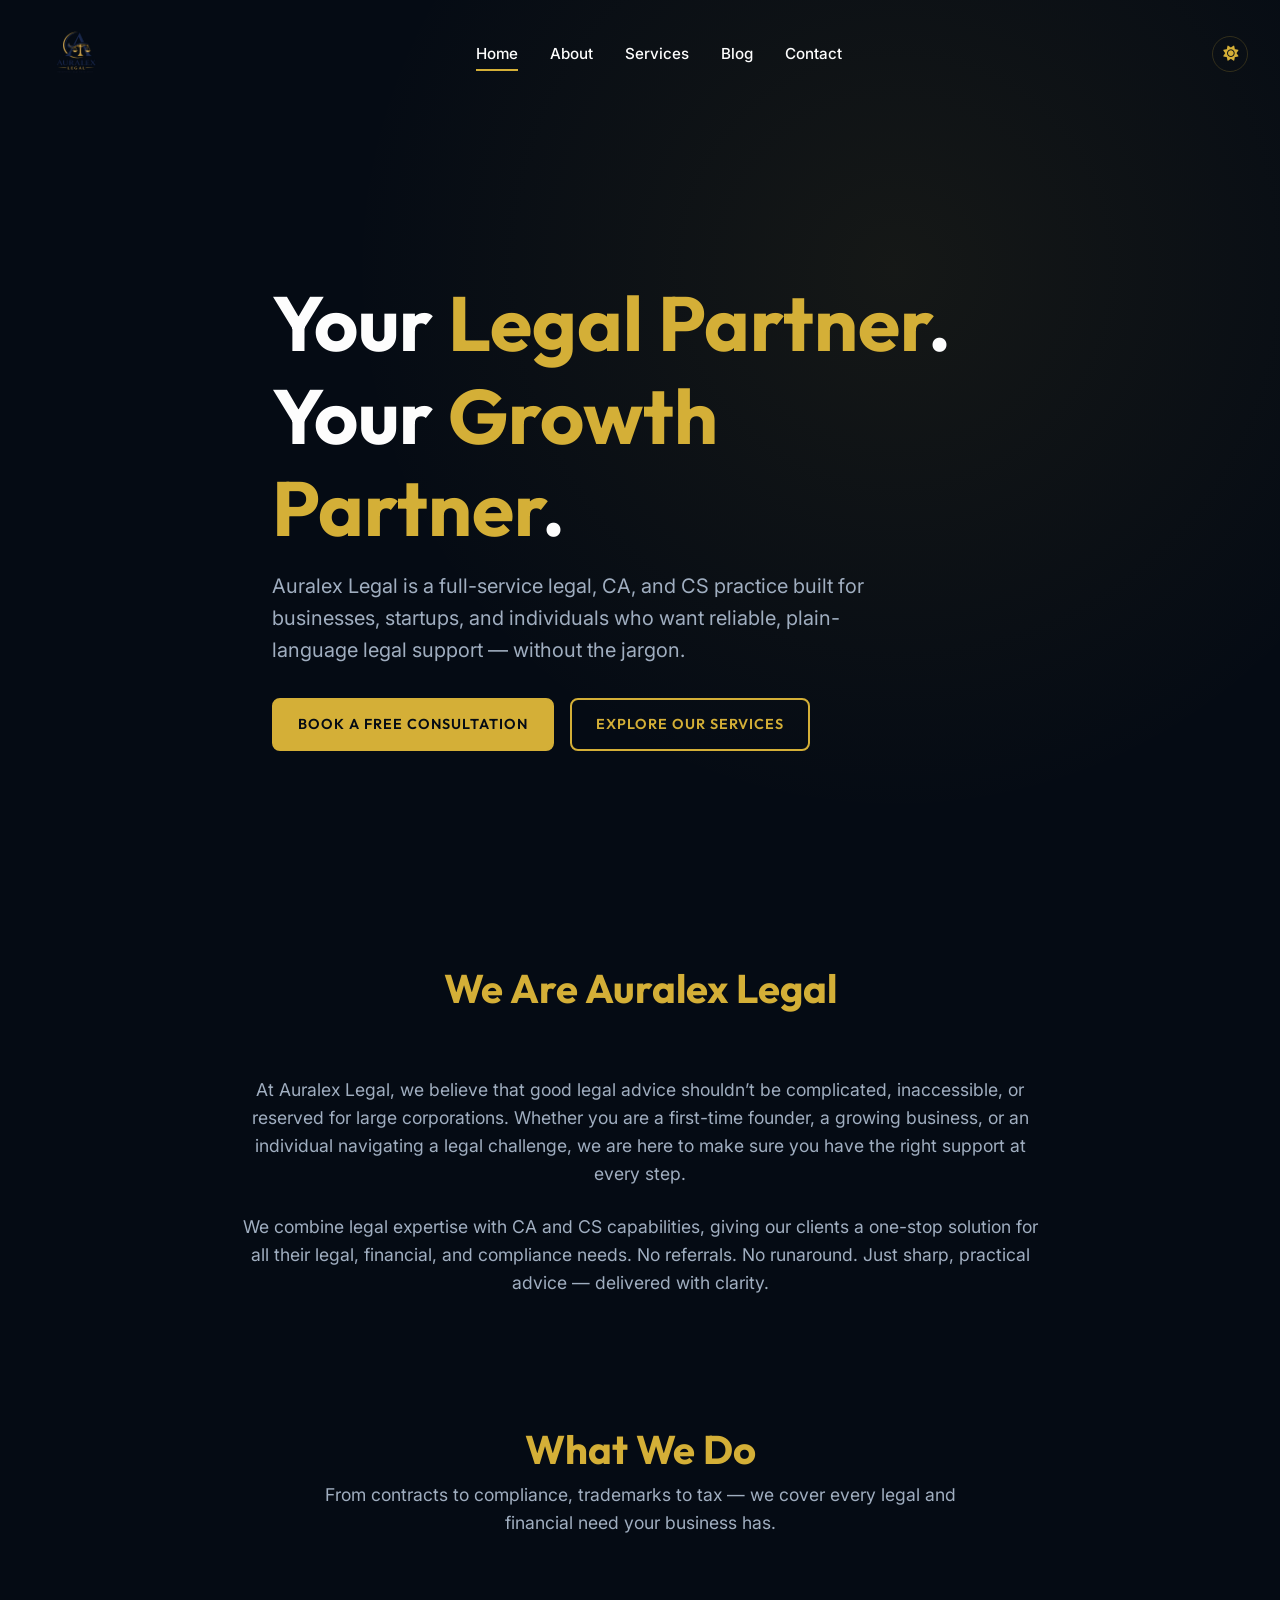
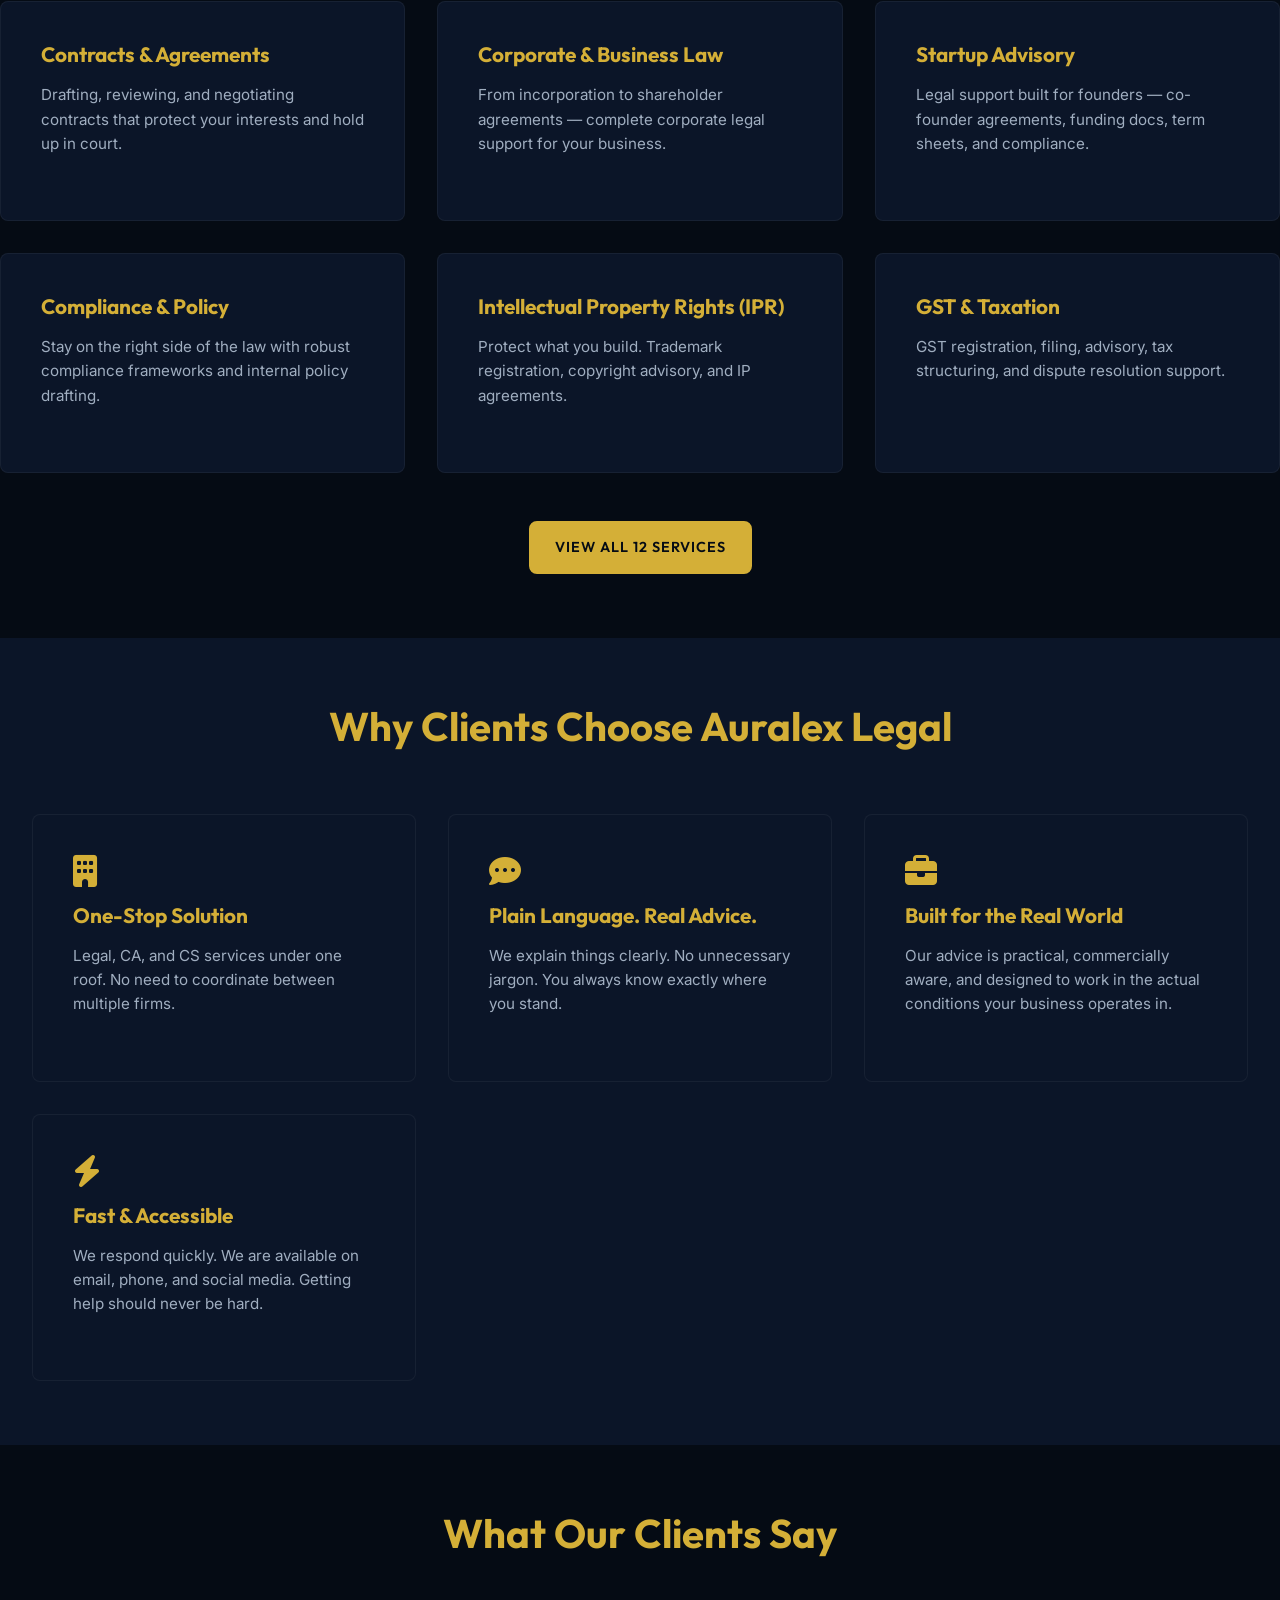
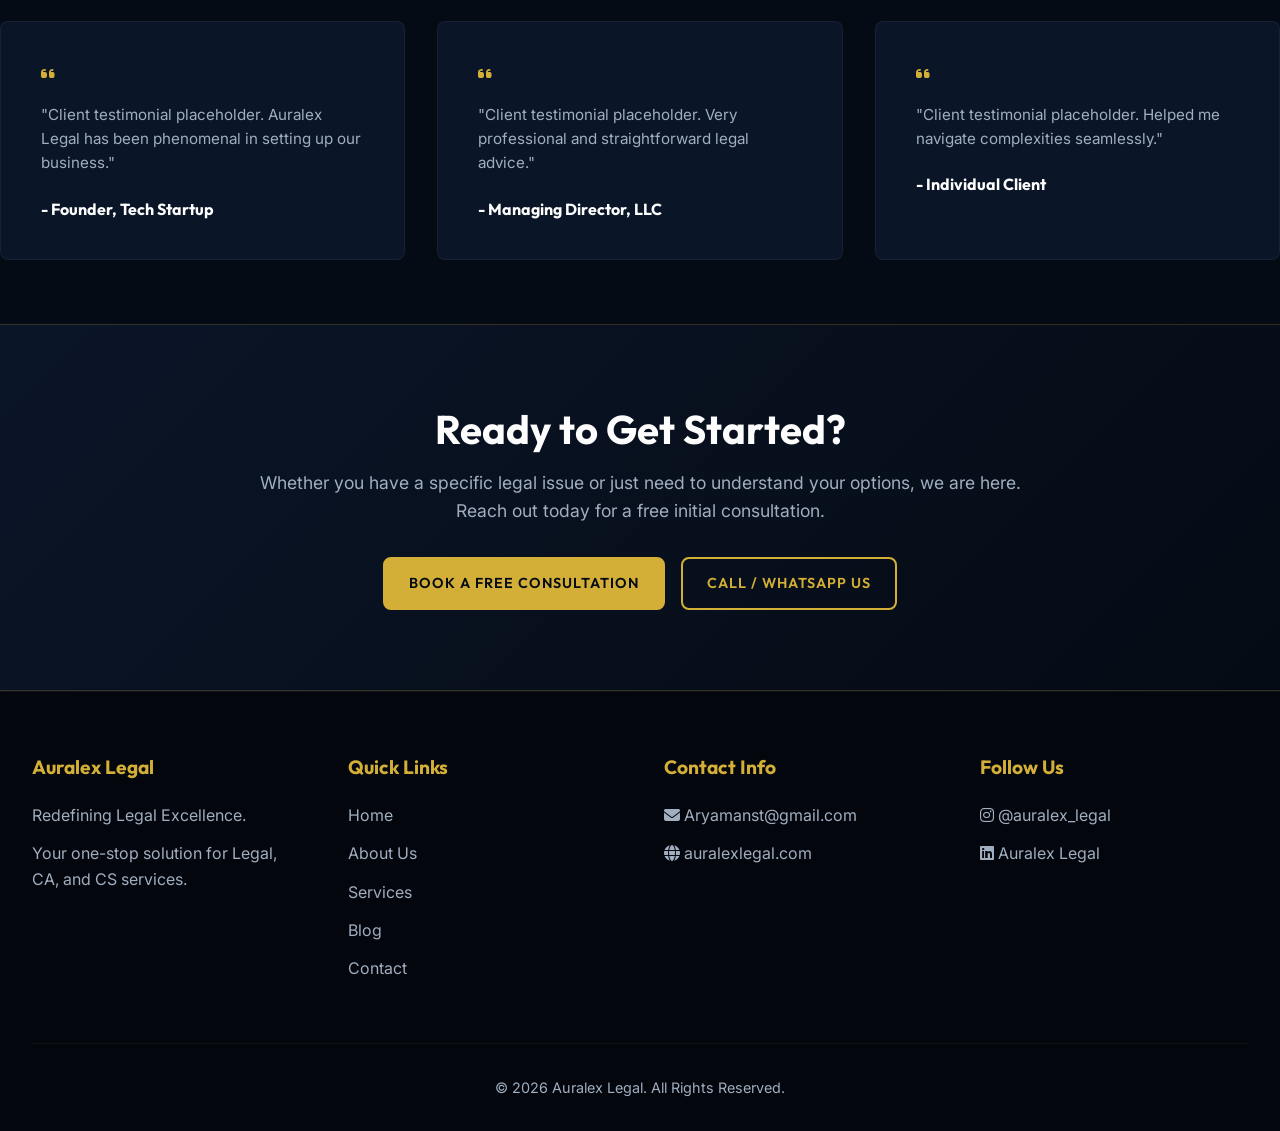
<file: index.html>
<!DOCTYPE html>
<html lang="en">

<head>
    <meta charset="UTF-8">
    <meta name="viewport" content="width=device-width, initial-scale=1.0">
    <meta name="description"
        content="Auralex Legal is a full-service legal, CA, and CS practice built for businesses, startups, and individuals who want reliable, plain-language legal support.">
    <title>Auralex Legal | Home</title>
    <!-- Favicon -->
    <link rel="icon" type="image/png" href="logo1.png">
    <!-- Fonts -->
    <link rel="preconnect" href="https://fonts.googleapis.com">
    <link rel="preconnect" href="https://fonts.gstatic.com" crossorigin>
    <link
        href="https://fonts.googleapis.com/css2?family=Inter:wght@300;400;500;600&family=Outfit:wght@400;500;600;700;800&display=swap"
        rel="stylesheet">
    <!-- FontAwesome for Icons -->
    <link rel="stylesheet" href="https://cdnjs.cloudflare.com/ajax/libs/font-awesome/6.4.0/css/all.min.css">
    <!-- CSS -->
    <link rel="stylesheet" href="styles.css">
</head>

<body>

    <!-- Header / Navbar -->
    <header class="navbar">
        <div class="container">
            <a href="index.html" class="logo"><img src="logo.png" alt="Auralex Legal Logo"
                    style="height: 60px; width: auto; vertical-align: middle;"></a>
            <nav class="nav-links">
                <a href="index.html">Home</a>
                <a href="about.html">About</a>
                <a href="services.html">Services</a>
                <a href="blog.html">Blog</a>
                <a href="contact.html">Contact</a>
            </nav>
            <div class="navbar-right">
                <button class="theme-toggle" id="themeToggle" aria-label="Toggle theme" title="Switch theme">
                    <i class="fas fa-sun"></i>
                </button>
                <div class="menu-toggle">
                    <i class="fas fa-bars"></i>
                </div>
            </div>
        </div>
    </header>

    <!-- Main Content -->
    <main>
        <!-- Hero Section -->
        <section class="hero">
            <div class="container hero-content animate-on-scroll">
                <h1 class="hero-title">Your <span>Legal Partner</span>.<br>Your <span>Growth Partner</span>.</h1>
                <p class="hero-subtitle delay-100 animate-on-scroll">Auralex Legal is a full-service legal, CA, and CS
                    practice built for businesses, startups, and individuals who want reliable, plain-language legal
                    support — without the jargon.</p>
                <div class="hero-actions delay-200 animate-on-scroll">
                    <a href="https://calendly.com/aryamanst/30min" target="_blank" class="btn btn-primary">Book a Free
                        Consultation</a>
                    <a href="services.html" class="btn btn-secondary">Explore Our Services</a>
                </div>
            </div>
        </section>

        <!-- Introduction Section -->
        <section class="section container">
            <div class="section-header animate-on-scroll">
                <h2>We Are Auralex Legal</h2>
            </div>
            <div class="animate-on-scroll" style="text-align: center; max-width: 800px; margin: 0 auto;">
                <p style="margin-bottom: 1.5rem; color: var(--text-secondary); font-size: 1.1rem;">At Auralex Legal, we
                    believe that good legal advice shouldn’t be complicated, inaccessible, or reserved for large
                    corporations. Whether you are a first-time founder, a growing business, or an individual navigating
                    a legal challenge, we are here to make sure you have the right support at every step.</p>
                <p style="color: var(--text-secondary); font-size: 1.1rem;">We combine legal expertise with CA and CS
                    capabilities, giving our clients a one-stop solution for all their legal, financial, and compliance
                    needs. No referrals. No runaround. Just sharp, practical advice — delivered with clarity.</p>
            </div>
        </section>

        <!-- Services Section -->
        <section class="section container">
            <div class="section-header animate-on-scroll">
                <h2>What We Do</h2>
                <p>From contracts to compliance, trademarks to tax — we cover every legal and financial need your
                    business has.</p>
            </div>

            <div class="grid">
                <!-- Service Tiles -->
                <div class="card animate-on-scroll">
                    <h3>Contracts & Agreements</h3>
                    <p>Drafting, reviewing, and negotiating contracts that protect your interests and hold up in court.
                    </p>
                </div>
                <div class="card animate-on-scroll delay-100">
                    <h3>Corporate & Business Law</h3>
                    <p>From incorporation to shareholder agreements — complete corporate legal support for your
                        business.</p>
                </div>
                <div class="card animate-on-scroll delay-200">
                    <h3>Startup Advisory</h3>
                    <p>Legal support built for founders — co-founder agreements, funding docs, term sheets, and
                        compliance.</p>
                </div>
                <div class="card animate-on-scroll">
                    <h3>Compliance & Policy</h3>
                    <p>Stay on the right side of the law with robust compliance frameworks and internal policy drafting.
                    </p>
                </div>
                <!-- ... showing a few, linking to services page for all -->
                <div class="card animate-on-scroll delay-100">
                    <h3>Intellectual Property Rights (IPR)</h3>
                    <p>Protect what you build. Trademark registration, copyright advisory, and IP agreements.</p>
                </div>
                <div class="card animate-on-scroll delay-200">
                    <h3>GST & Taxation</h3>
                    <p>GST registration, filing, advisory, tax structuring, and dispute resolution support.</p>
                </div>
            </div>

            <div class="animate-on-scroll" style="text-align: center; margin-top: 3rem;">
                <a href="services.html" class="btn btn-primary">View All 12 Services</a>
            </div>
        </section>

        <!-- Why Choose Us -->
        <section class="section" style="background-color: var(--surface-color);">
            <div class="container">
                <div class="section-header animate-on-scroll">
                    <h2>Why Clients Choose Auralex Legal</h2>
                </div>
                <div class="grid">
                    <div class="card animate-on-scroll">
                        <i class="fas fa-building"
                            style="font-size: 2rem; color: var(--primary-color); margin-bottom: 1rem;"></i>
                        <h3>One-Stop Solution</h3>
                        <p>Legal, CA, and CS services under one roof. No need to coordinate between multiple firms.</p>
                    </div>
                    <div class="card animate-on-scroll delay-100">
                        <i class="fas fa-comment-dots"
                            style="font-size: 2rem; color: var(--primary-color); margin-bottom: 1rem;"></i>
                        <h3>Plain Language. Real Advice.</h3>
                        <p>We explain things clearly. No unnecessary jargon. You always know exactly where you stand.
                        </p>
                    </div>
                    <div class="card animate-on-scroll delay-200">
                        <i class="fas fa-briefcase"
                            style="font-size: 2rem; color: var(--primary-color); margin-bottom: 1rem;"></i>
                        <h3>Built for the Real World</h3>
                        <p>Our advice is practical, commercially aware, and designed to work in the actual conditions
                            your business operates in.</p>
                    </div>
                    <div class="card animate-on-scroll delay-300">
                        <i class="fas fa-bolt"
                            style="font-size: 2rem; color: var(--primary-color); margin-bottom: 1rem;"></i>
                        <h3>Fast & Accessible</h3>
                        <p>We respond quickly. We are available on email, phone, and social media. Getting help should
                            never be hard.</p>
                    </div>
                </div>
            </div>
        </section>

        <!-- Testimonials Section -->
        <section class="section container">
            <div class="section-header animate-on-scroll">
                <h2>What Our Clients Say</h2>
            </div>
            <div class="grid">
                <div class="card animate-on-scroll">
                    <p style="color: var(--primary-color); margin-bottom: 1rem;"><i class="fas fa-quote-left"></i></p>
                    <p>"Client testimonial placeholder. Auralex Legal has been phenomenal in setting up our business."
                    </p>
                    <h4 style="color: var(--text-primary);">- Founder, Tech Startup</h4>
                </div>
                <div class="card animate-on-scroll delay-100">
                    <p style="color: var(--primary-color); margin-bottom: 1rem;"><i class="fas fa-quote-left"></i></p>
                    <p>"Client testimonial placeholder. Very professional and straightforward legal advice."</p>
                    <h4 style="color: var(--text-primary);">- Managing Director, LLC</h4>
                </div>
                <div class="card animate-on-scroll delay-200">
                    <p style="color: var(--primary-color); margin-bottom: 1rem;"><i class="fas fa-quote-left"></i></p>
                    <p>"Client testimonial placeholder. Helped me navigate complexities seamlessly."</p>
                    <h4 style="color: var(--text-primary);">- Individual Client</h4>
                </div>
            </div>
        </section>

        <!-- Final CTA -->
        <section class="cta-section animate-on-scroll">
            <div class="container">
                <h2>Ready to Get Started?</h2>
                <p>Whether you have a specific legal issue or just need to understand your options, we are
                    here.<br>Reach out today for a free initial consultation.</p>
                <div style="display: flex; gap: 1rem; justify-content: center; margin-top: 2rem;">
                    <a href="https://calendly.com/aryamanst/30min" target="_blank" class="btn btn-primary">Book a Free
                        Consultation</a>
                    <a href="contact.html" class="btn btn-secondary">Call / WhatsApp Us</a>
                </div>
            </div>
        </section>
    </main>

    <!-- Footer -->
    <footer>
        <div class="container">
            <div class="footer-grid">
                <div class="footer-col">
                    <h4>Auralex Legal</h4>
                    <p>Redefining Legal Excellence.</p>
                    <p>Your one-stop solution for Legal, CA, and CS services.</p>
                </div>
                <div class="footer-col">
                    <h4>Quick Links</h4>
                    <a href="index.html">Home</a>
                    <a href="about.html">About Us</a>
                    <a href="services.html">Services</a>
                    <a href="blog.html">Blog</a>
                    <a href="contact.html">Contact</a>
                </div>
                <div class="footer-col">
                    <h4>Contact Info</h4>
                    <p><i class="fas fa-envelope"></i> Aryamanst@gmail.com</p>
                    <p><i class="fas fa-globe"></i> auralexlegal.com</p>
                </div>
                <div class="footer-col">
                    <h4>Follow Us</h4>
                    <a href="https://www.instagram.com/auralex_legal?igsh=NXA5enF2NTF6anAx&utm_source=qr"
                        target="_blank"><i class="fab fa-instagram"></i> @auralex_legal</a>
                    <a href="https://www.linkedin.com/company/auralexlegal/" target="_blank"><i
                            class="fab fa-linkedin"></i> Auralex Legal</a>
                </div>
            </div>
            <div class="footer-bottom">
                <p>&copy; 2026 Auralex Legal. All Rights Reserved.</p>
            </div>
        </div>
    </footer>

    <script src="script.js"></script>
</body>

</html>
</file>
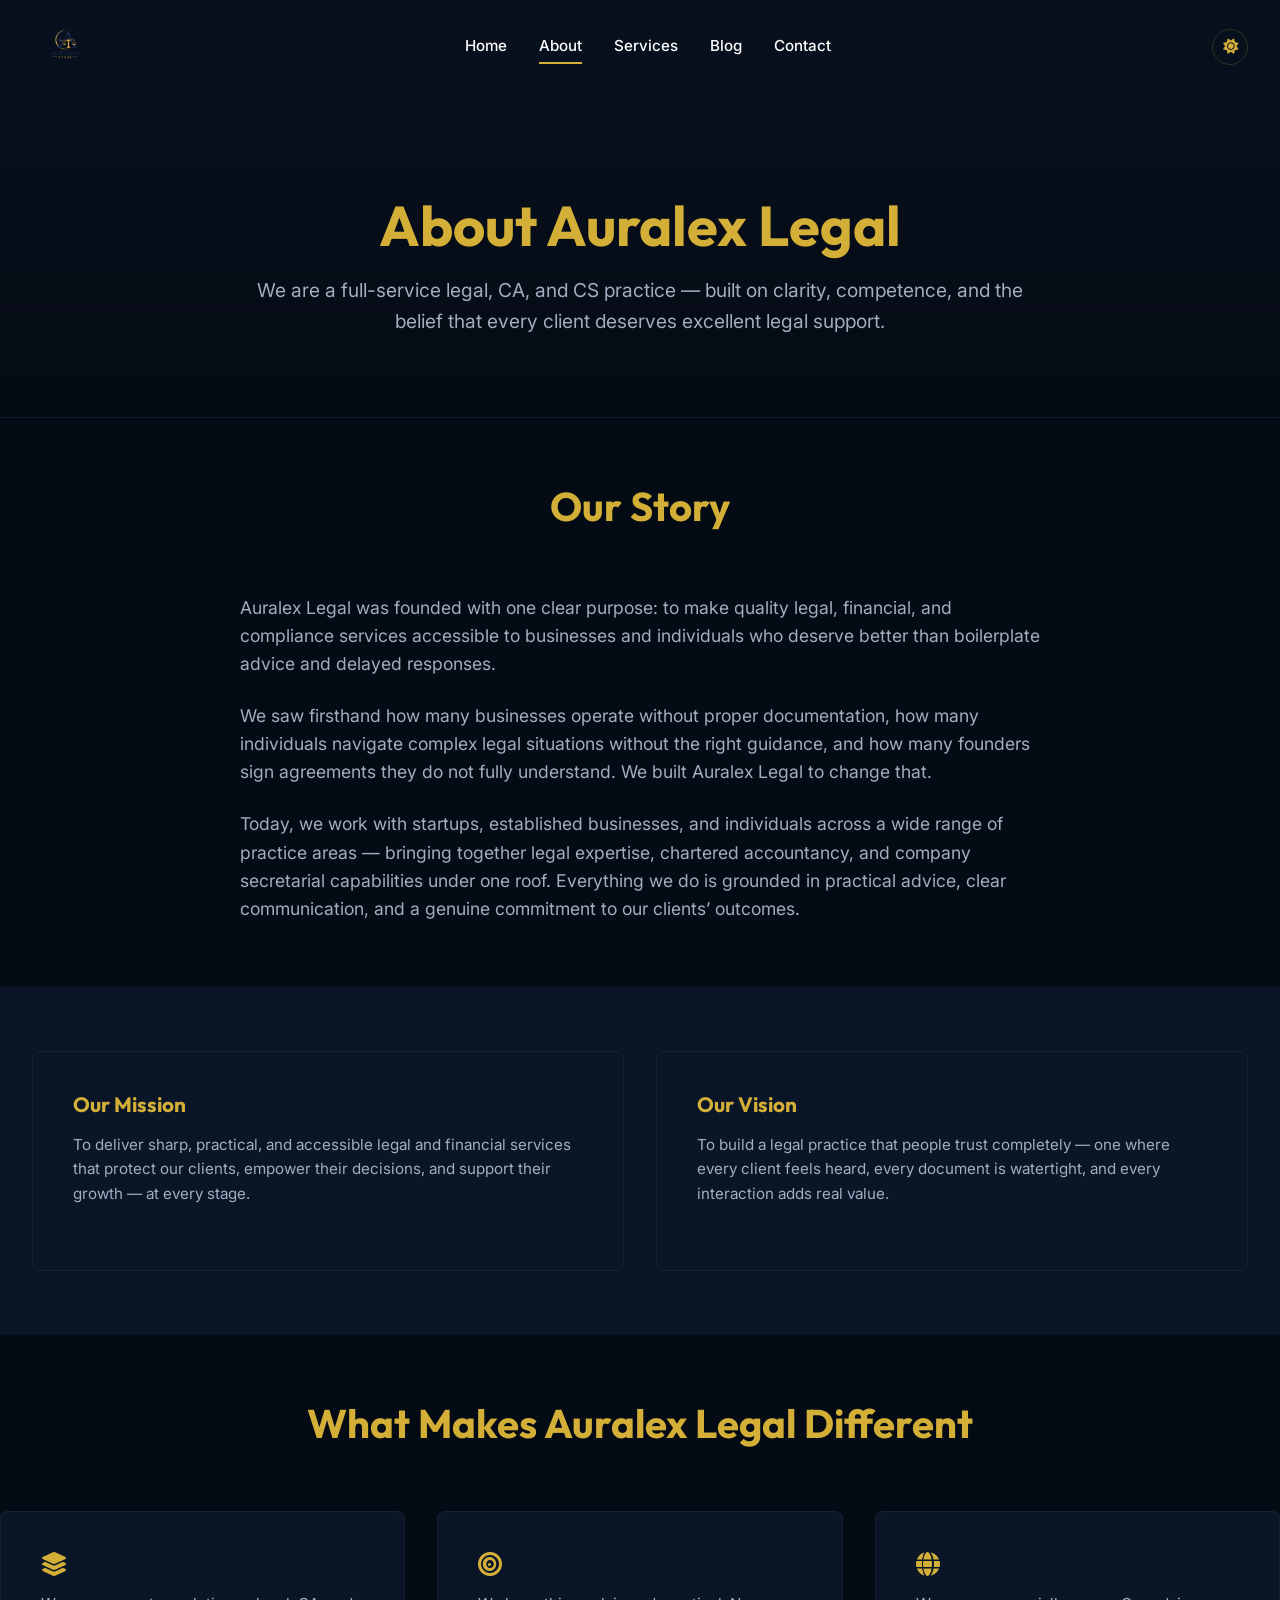
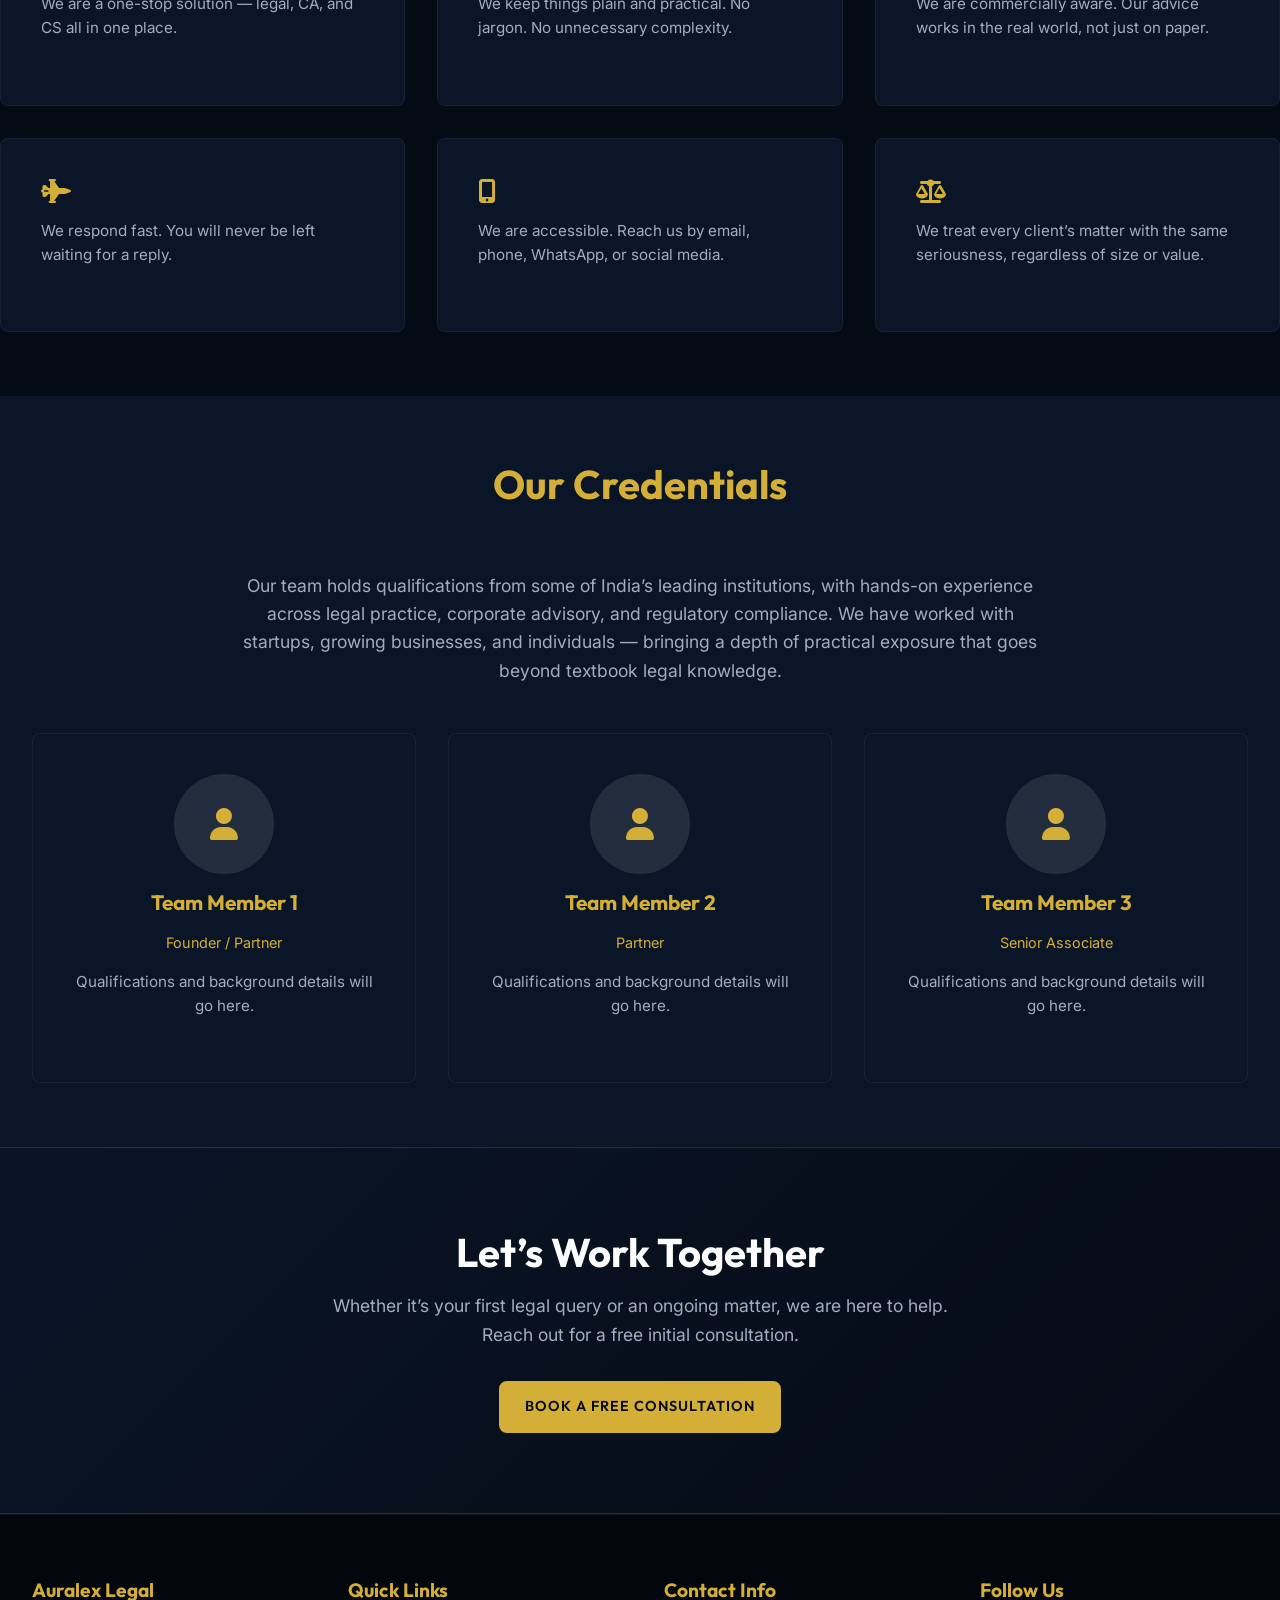
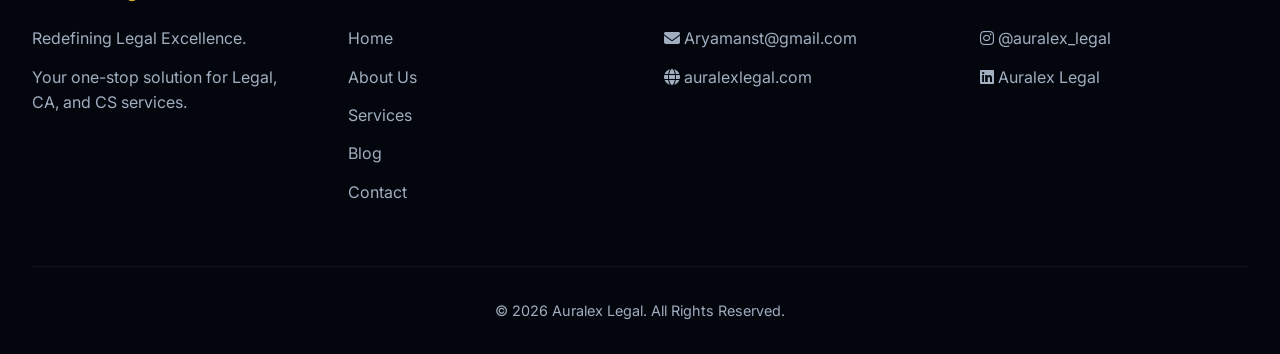
<file: about.html>
<!DOCTYPE html>
<html lang="en">
<head>
    <meta charset="UTF-8">
    <meta name="viewport" content="width=device-width, initial-scale=1.0">
    <meta name="description" content="About Auralex Legal. We are a full-service legal, CA, and CS practice built on clarity, competence, and practical advice.">
    <title>Auralex Legal | About</title>
    <!-- Favicon -->
    <link rel="icon" type="image/png" href="logo.png">
    <!-- Fonts -->
    <link rel="preconnect" href="https://fonts.googleapis.com">
    <link rel="preconnect" href="https://fonts.gstatic.com" crossorigin>
    <link href="https://fonts.googleapis.com/css2?family=Inter:wght@300;400;500;600&family=Outfit:wght@400;500;600;700;800&display=swap" rel="stylesheet">
    <!-- FontAwesome -->
    <link rel="stylesheet" href="https://cdnjs.cloudflare.com/ajax/libs/font-awesome/6.4.0/css/all.min.css">
    <!-- CSS -->
    <link rel="stylesheet" href="styles.css">
</head>
<body>

    <!-- Header / Navbar -->
    <header class="navbar">
        <div class="container">
            <a href="index.html" class="logo"><img src="logo.png" alt="Auralex Legal Logo" style="height: 45px; width: auto; vertical-align: middle;"></a>
            <nav class="nav-links">
                <a href="index.html">Home</a>
                <a href="about.html">About</a>
                <a href="services.html">Services</a>
                <a href="blog.html">Blog</a>
                <a href="contact.html">Contact</a>
            </nav>
            <div class="navbar-right">
                <button class="theme-toggle" id="themeToggle" aria-label="Toggle theme" title="Switch theme">
                    <i class="fas fa-sun"></i>
                </button>
                <div class="menu-toggle">
                    <i class="fas fa-bars"></i>
                </div>
            </div>
        </div>
    </header>

    <!-- Main Content -->
    <main>
        <!-- Hero / Banner -->
        <section class="page-intro animate-on-scroll">
            <div class="container">
                <h1>About Auralex Legal</h1>
                <p>We are a full-service legal, CA, and CS practice — built on clarity, competence, and the belief that every client deserves excellent legal support.</p>
            </div>
        </section>

        <!-- Our Story Section -->
        <section class="section container">
            <div class="section-header animate-on-scroll">
                <h2>Our Story</h2>
            </div>
            <div class="animate-on-scroll" style="max-width: 800px; margin: 0 auto; color: var(--text-secondary); font-size: 1.1rem;">
                <p style="margin-bottom: 1.5rem;">Auralex Legal was founded with one clear purpose: to make quality legal, financial, and compliance services accessible to businesses and individuals who deserve better than boilerplate advice and delayed responses.</p>
                <p style="margin-bottom: 1.5rem;">We saw firsthand how many businesses operate without proper documentation, how many individuals navigate complex legal situations without the right guidance, and how many founders sign agreements they do not fully understand. We built Auralex Legal to change that.</p>
                <p>Today, we work with startups, established businesses, and individuals across a wide range of practice areas — bringing together legal expertise, chartered accountancy, and company secretarial capabilities under one roof. Everything we do is grounded in practical advice, clear communication, and a genuine commitment to our clients’ outcomes.</p>
            </div>
        </section>

        <!-- Mission & Vision -->
        <section class="section" style="background-color: var(--surface-color);">
            <div class="container">
                <div class="grid">
                    <div class="card animate-on-scroll">
                        <h3>Our Mission</h3>
                        <p>To deliver sharp, practical, and accessible legal and financial services that protect our clients, empower their decisions, and support their growth — at every stage.</p>
                    </div>
                    <div class="card animate-on-scroll delay-100">
                        <h3>Our Vision</h3>
                        <p>To build a legal practice that people trust completely — one where every client feels heard, every document is watertight, and every interaction adds real value.</p>
                    </div>
                </div>
            </div>
        </section>

        <!-- What Makes Us Different -->
        <section class="section container">
            <div class="section-header animate-on-scroll">
                <h2>What Makes Auralex Legal Different</h2>
            </div>
            <div class="grid">
                <div class="card animate-on-scroll">
                    <i class="fas fa-layer-group" style="font-size: 1.5rem; color: var(--primary-color); margin-bottom: 1rem;"></i>
                    <p>We are a one-stop solution — legal, CA, and CS all in one place.</p>
                </div>
                <div class="card animate-on-scroll delay-100">
                    <i class="fas fa-bullseye" style="font-size: 1.5rem; color: var(--primary-color); margin-bottom: 1rem;"></i>
                    <p>We keep things plain and practical. No jargon. No unnecessary complexity.</p>
                </div>
                <div class="card animate-on-scroll delay-200">
                    <i class="fas fa-globe" style="font-size: 1.5rem; color: var(--primary-color); margin-bottom: 1rem;"></i>
                    <p>We are commercially aware. Our advice works in the real world, not just on paper.</p>
                </div>
                <div class="card animate-on-scroll delay-100">
                    <i class="fas fa-fighter-jet" style="font-size: 1.5rem; color: var(--primary-color); margin-bottom: 1rem;"></i>
                    <p>We respond fast. You will never be left waiting for a reply.</p>
                </div>
                <div class="card animate-on-scroll delay-100">
                    <i class="fas fa-mobile-alt" style="font-size: 1.5rem; color: var(--primary-color); margin-bottom: 1rem;"></i>
                    <p>We are accessible. Reach us by email, phone, WhatsApp, or social media.</p>
                </div>
                <div class="card animate-on-scroll delay-100">
                    <i class="fas fa-balance-scale" style="font-size: 1.5rem; color: var(--primary-color); margin-bottom: 1rem;"></i>
                    <p>We treat every client’s matter with the same seriousness, regardless of size or value.</p>
                </div>
            </div>
        </section>

        <!-- Credentials Section -->
        <section class="section" style="background-color: var(--surface-color);">
            <div class="container animate-on-scroll" style="text-align: center;">
                <div class="section-header">
                    <h2>Our Credentials</h2>
                </div>
                <p style="color: var(--text-secondary); max-width: 800px; margin: 0 auto 3rem; font-size: 1.1rem;">Our team holds qualifications from some of India’s leading institutions, with hands-on experience across legal practice, corporate advisory, and regulatory compliance. We have worked with startups, growing businesses, and individuals — bringing a depth of practical exposure that goes beyond textbook legal knowledge.</p>
                
                <!-- Placeholder for team members -->
                <div class="grid">
                    <div class="card animate-on-scroll">
                        <div style="width: 100px; height: 100px; border-radius: 50%; background-color: rgba(255,255,255,0.1); margin: 0 auto 1rem; display: flex; align-items: center; justify-content: center;">
                            <i class="fas fa-user" style="font-size: 2rem; color: var(--primary-color);"></i>
                        </div>
                        <h3>Team Member 1</h3>
                        <p style="color: var(--primary-color); font-size: 0.9rem; margin-bottom: 1rem;">Founder / Partner</p>
                        <p>Qualifications and background details will go here.</p>
                    </div>
                    <div class="card animate-on-scroll delay-100">
                        <div style="width: 100px; height: 100px; border-radius: 50%; background-color: rgba(255,255,255,0.1); margin: 0 auto 1rem; display: flex; align-items: center; justify-content: center;">
                            <i class="fas fa-user" style="font-size: 2rem; color: var(--primary-color);"></i>
                        </div>
                        <h3>Team Member 2</h3>
                        <p style="color: var(--primary-color); font-size: 0.9rem; margin-bottom: 1rem;">Partner</p>
                        <p>Qualifications and background details will go here.</p>
                    </div>
                    <div class="card animate-on-scroll delay-200">
                        <div style="width: 100px; height: 100px; border-radius: 50%; background-color: rgba(255,255,255,0.1); margin: 0 auto 1rem; display: flex; align-items: center; justify-content: center;">
                            <i class="fas fa-user" style="font-size: 2rem; color: var(--primary-color);"></i>
                        </div>
                        <h3>Team Member 3</h3>
                        <p style="color: var(--primary-color); font-size: 0.9rem; margin-bottom: 1rem;">Senior Associate</p>
                        <p>Qualifications and background details will go here.</p>
                    </div>
                </div>
            </div>
        </section>

        <!-- CTA -->
        <section class="cta-section animate-on-scroll">
            <div class="container">
                <h2>Let’s Work Together</h2>
                <p>Whether it’s your first legal query or an ongoing matter, we are here to help.<br>Reach out for a free initial consultation.</p>
                <div style="display: flex; justify-content: center; margin-top: 2rem;">
                    <a href="https://calendly.com/aryamanst/30min" target="_blank" class="btn btn-primary">Book a Free Consultation</a>
                </div>
            </div>
        </section>
    </main>

    <!-- Footer -->
    <footer>
        <div class="container">
            <div class="footer-grid">
                <div class="footer-col">
                    <h4>Auralex Legal</h4>
                    <p>Redefining Legal Excellence.</p>
                    <p>Your one-stop solution for Legal, CA, and CS services.</p>
                </div>
                <div class="footer-col">
                    <h4>Quick Links</h4>
                    <a href="index.html">Home</a>
                    <a href="about.html">About Us</a>
                    <a href="services.html">Services</a>
                    <a href="blog.html">Blog</a>
                    <a href="contact.html">Contact</a>
                </div>
                <div class="footer-col">
                    <h4>Contact Info</h4>
                    <p><i class="fas fa-envelope"></i> Aryamanst@gmail.com</p>
                    <p><i class="fas fa-globe"></i> auralexlegal.com</p>
                </div>
                <div class="footer-col">
                    <h4>Follow Us</h4>
                    <a href="https://www.instagram.com/auralex_legal?igsh=NXA5enF2NTF6anAx&utm_source=qr" target="_blank"><i class="fab fa-instagram"></i> @auralex_legal</a>
                    <a href="https://www.linkedin.com/company/auralexlegal/" target="_blank"><i class="fab fa-linkedin"></i> Auralex Legal</a>
                </div>
            </div>
            <div class="footer-bottom">
                <p>&copy; 2026 Auralex Legal. All Rights Reserved.</p>
            </div>
        </div>
    </footer>

    <script src="script.js"></script>
</body>
</html>
</file>
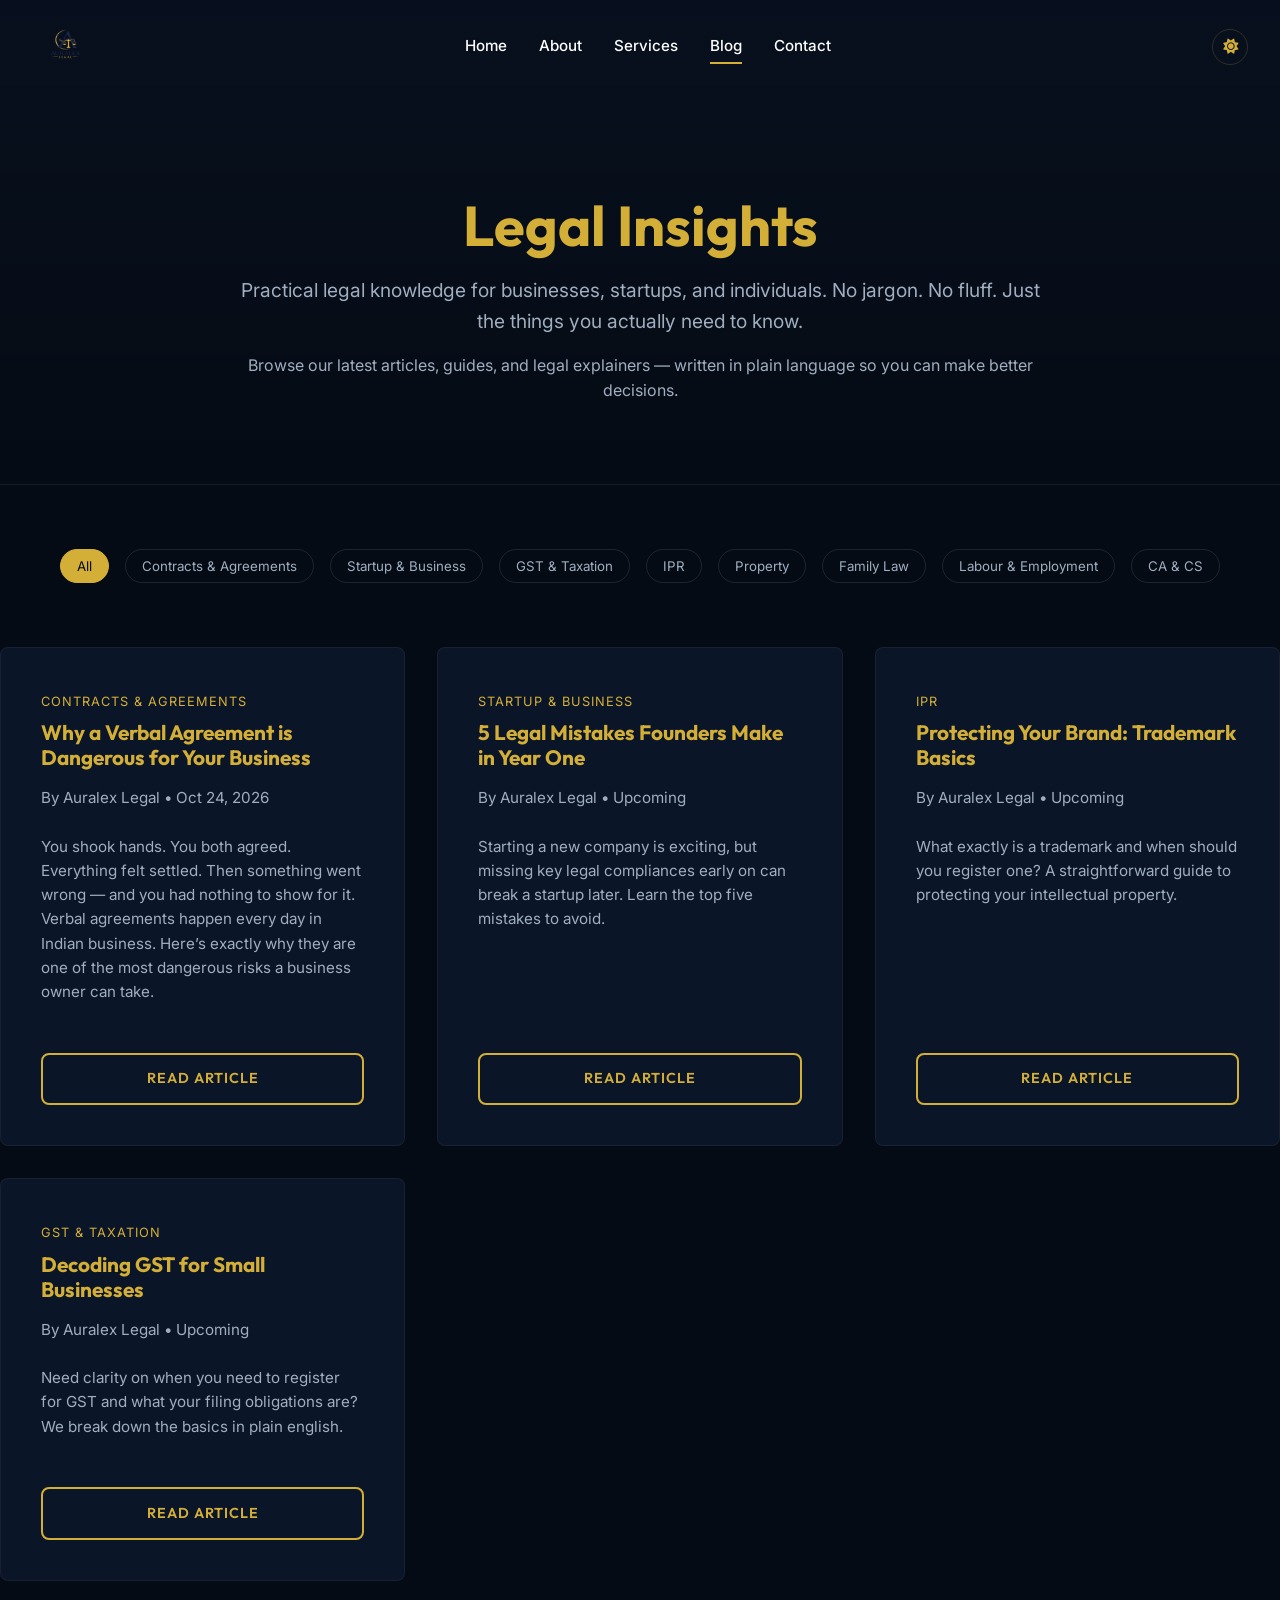
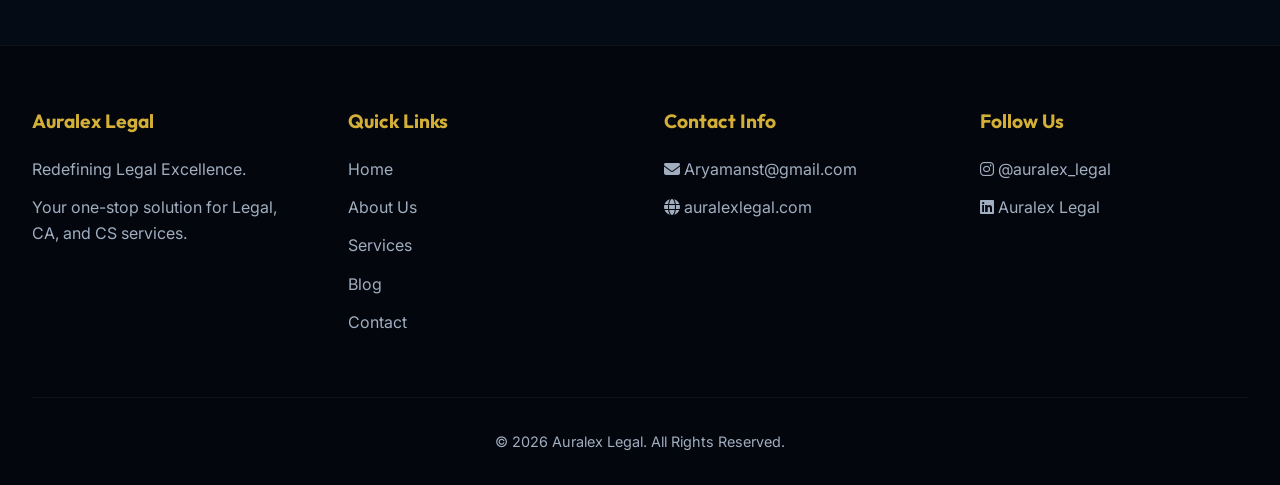
<file: blog.html>
<!DOCTYPE html>
<html lang="en">
<head>
    <meta charset="UTF-8">
    <meta name="viewport" content="width=device-width, initial-scale=1.0">
    <meta name="description" content="Legal Insights by Auralex Legal. Practical legal knowledge for businesses, startups, and individuals.">
    <title>Auralex Legal | Blog</title>
    <!-- Favicon -->
    <link rel="icon" type="image/png" href="logo.png">
    <!-- Fonts -->
    <link rel="preconnect" href="https://fonts.googleapis.com">
    <link rel="preconnect" href="https://fonts.gstatic.com" crossorigin>
    <link href="https://fonts.googleapis.com/css2?family=Inter:wght@300;400;500;600&family=Outfit:wght@400;500;600;700;800&display=swap" rel="stylesheet">
    <!-- FontAwesome -->
    <link rel="stylesheet" href="https://cdnjs.cloudflare.com/ajax/libs/font-awesome/6.4.0/css/all.min.css">
    <!-- CSS -->
    <link rel="stylesheet" href="styles.css">
    <style>
        .filter-container {
            display: flex;
            flex-wrap: wrap;
            gap: 1rem;
            justify-content: center;
            margin-bottom: var(--spacing-xl);
        }
        .filter-btn {
            background-color: transparent;
            color: var(--text-secondary);
            border: 1px solid rgba(255, 255, 255, 0.1);
            padding: 0.5rem 1rem;
            border-radius: 20px;
            font-family: var(--font-body);
            cursor: pointer;
            transition: all var(--transition-speed);
        }
        .filter-btn:hover, .filter-btn.active {
            background-color: var(--primary-color);
            color: var(--bg-color);
            border-color: var(--primary-color);
        }
        .blog-card {
            display: flex;
            flex-direction: column;
            justify-content: space-between;
        }
        .blog-category {
            font-size: 0.8rem;
            text-transform: uppercase;
            letter-spacing: 1px;
            color: var(--primary-color);
            margin-bottom: 0.5rem;
            display: inline-block;
        }
        .blog-date {
            font-size: 0.85rem;
            color: var(--text-secondary);
            margin-bottom: 1rem;
        }
    </style>
</head>
<body>

    <!-- Header / Navbar -->
    <header class="navbar">
        <div class="container">
            <a href="index.html" class="logo"><img src="logo.png" alt="Auralex Legal Logo" style="height: 45px; width: auto; vertical-align: middle;"></a>
            <nav class="nav-links">
                <a href="index.html">Home</a>
                <a href="about.html">About</a>
                <a href="services.html">Services</a>
                <a href="blog.html">Blog</a>
                <a href="contact.html">Contact</a>
            </nav>
            <div class="navbar-right">
                <button class="theme-toggle" id="themeToggle" aria-label="Toggle theme" title="Switch theme">
                    <i class="fas fa-sun"></i>
                </button>
                <div class="menu-toggle">
                    <i class="fas fa-bars"></i>
                </div>
            </div>
        </div>
    </header>

    <!-- Main Content -->
    <main>
        <!-- Page Intro -->
        <section class="page-intro animate-on-scroll">
            <div class="container">
                <h1>Legal Insights</h1>
                <p>Practical legal knowledge for businesses, startups, and individuals. No jargon. No fluff. Just the things you actually need to know.</p>
                <p style="margin-top: 1rem; font-size: 1rem; color: var(--text-secondary);">Browse our latest articles, guides, and legal explainers — written in plain language so you can make better decisions.</p>
            </div>
        </section>

        <!-- Blog Section -->
        <section class="section container">
            
            <!-- Category Filters -->
            <div class="filter-container animate-on-scroll">
                <button class="filter-btn active">All</button>
                <button class="filter-btn">Contracts & Agreements</button>
                <button class="filter-btn">Startup & Business</button>
                <button class="filter-btn">GST & Taxation</button>
                <button class="filter-btn">IPR</button>
                <button class="filter-btn">Property</button>
                <button class="filter-btn">Family Law</button>
                <button class="filter-btn">Labour & Employment</button>
                <button class="filter-btn">CA & CS</button>
            </div>

            <div class="grid">
                <!-- First Blog Post (Live) -->
                <div class="card blog-card animate-on-scroll">
                    <div>
                        <span class="blog-category">Contracts & Agreements</span>
                        <h3>Why a Verbal Agreement is Dangerous for Your Business</h3>
                        <p class="blog-date">By Auralex Legal &bull; Oct 24, 2026</p>
                        <p>You shook hands. You both agreed. Everything felt settled. Then something went wrong — and you had nothing to show for it. Verbal agreements happen every day in Indian business. Here’s exactly why they are one of the most dangerous risks a business owner can take.</p>
                    </div>
                    <div style="margin-top: 1.5rem;">
                        <a href="#" class="btn btn-secondary" style="width: 100%;">Read Article</a>
                    </div>
                </div>

                <!-- Placeholder Blog Post 1 -->
                <div class="card blog-card animate-on-scroll delay-100">
                    <div>
                        <span class="blog-category">Startup & Business</span>
                        <h3>5 Legal Mistakes Founders Make in Year One</h3>
                        <p class="blog-date">By Auralex Legal &bull; Upcoming</p>
                        <p>Starting a new company is exciting, but missing key legal compliances early on can break a startup later. Learn the top five mistakes to avoid.</p>
                    </div>
                    <div style="margin-top: 1.5rem;">
                        <a href="#" class="btn btn-secondary" style="width: 100%;">Read Article</a>
                    </div>
                </div>

                <!-- Placeholder Blog Post 2 -->
                <div class="card blog-card animate-on-scroll delay-200">
                    <div>
                        <span class="blog-category">IPR</span>
                        <h3>Protecting Your Brand: Trademark Basics</h3>
                        <p class="blog-date">By Auralex Legal &bull; Upcoming</p>
                        <p>What exactly is a trademark and when should you register one? A straightforward guide to protecting your intellectual property.</p>
                    </div>
                    <div style="margin-top: 1.5rem;">
                        <a href="#" class="btn btn-secondary" style="width: 100%;">Read Article</a>
                    </div>
                </div>
                
                <!-- Placeholder Blog Post 3 -->
                <div class="card blog-card animate-on-scroll delay-300">
                    <div>
                        <span class="blog-category">GST & Taxation</span>
                        <h3>Decoding GST for Small Businesses</h3>
                        <p class="blog-date">By Auralex Legal &bull; Upcoming</p>
                        <p>Need clarity on when you need to register for GST and what your filing obligations are? We break down the basics in plain english.</p>
                    </div>
                    <div style="margin-top: 1.5rem;">
                        <a href="#" class="btn btn-secondary" style="width: 100%;">Read Article</a>
                    </div>
                </div>
            </div>

        </section>
    </main>

    <!-- Footer -->
    <footer>
        <div class="container">
            <div class="footer-grid">
                <div class="footer-col">
                    <h4>Auralex Legal</h4>
                    <p>Redefining Legal Excellence.</p>
                    <p>Your one-stop solution for Legal, CA, and CS services.</p>
                </div>
                <div class="footer-col">
                    <h4>Quick Links</h4>
                    <a href="index.html">Home</a>
                    <a href="about.html">About Us</a>
                    <a href="services.html">Services</a>
                    <a href="blog.html">Blog</a>
                    <a href="contact.html">Contact</a>
                </div>
                <div class="footer-col">
                    <h4>Contact Info</h4>
                    <p><i class="fas fa-envelope"></i> Aryamanst@gmail.com</p>
                    <p><i class="fas fa-globe"></i> auralexlegal.com</p>
                </div>
                <div class="footer-col">
                    <h4>Follow Us</h4>
                    <a href="https://www.instagram.com/auralex_legal?igsh=NXA5enF2NTF6anAx&utm_source=qr" target="_blank"><i class="fab fa-instagram"></i> @auralex_legal</a>
                    <a href="https://www.linkedin.com/company/auralexlegal/" target="_blank"><i class="fab fa-linkedin"></i> Auralex Legal</a>
                </div>
            </div>
            <div class="footer-bottom">
                <p>&copy; 2026 Auralex Legal. All Rights Reserved.</p>
            </div>
        </div>
    </footer>

    <script src="script.js"></script>
</body>
</html>
</file>
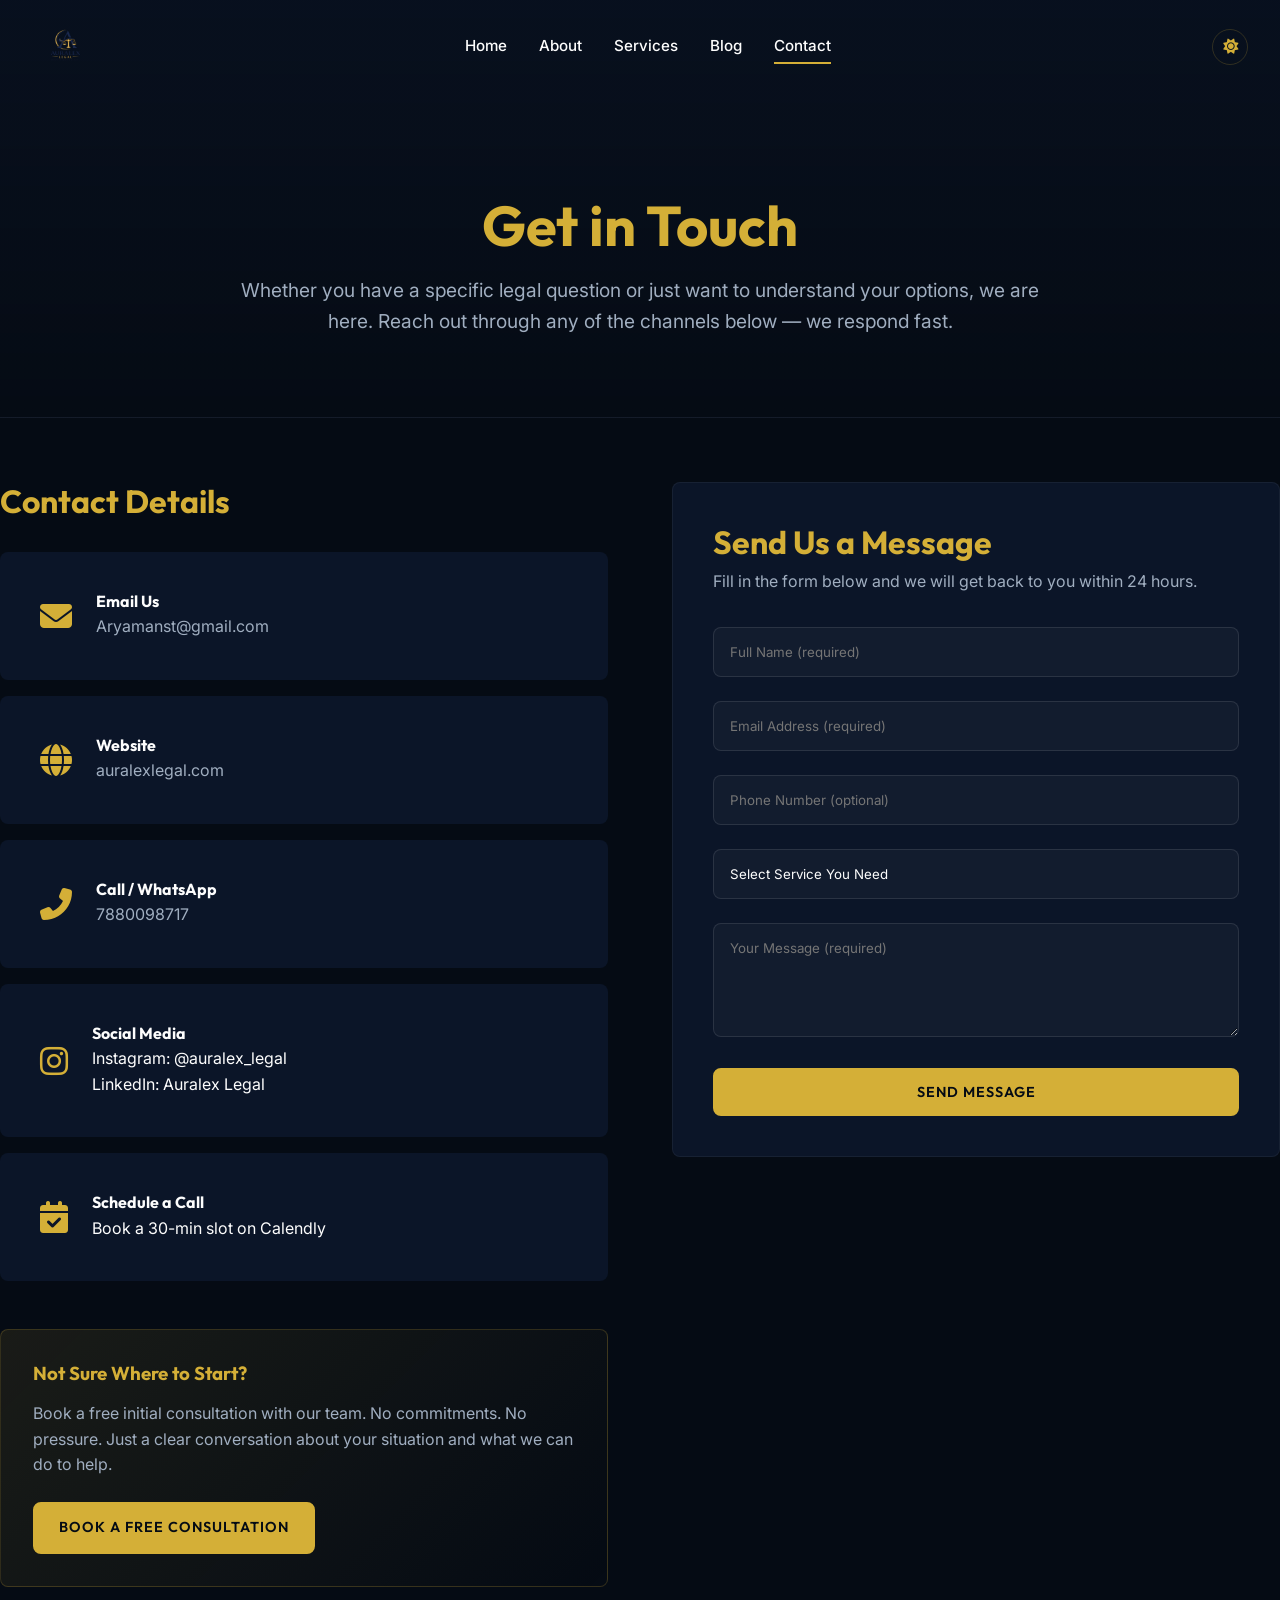
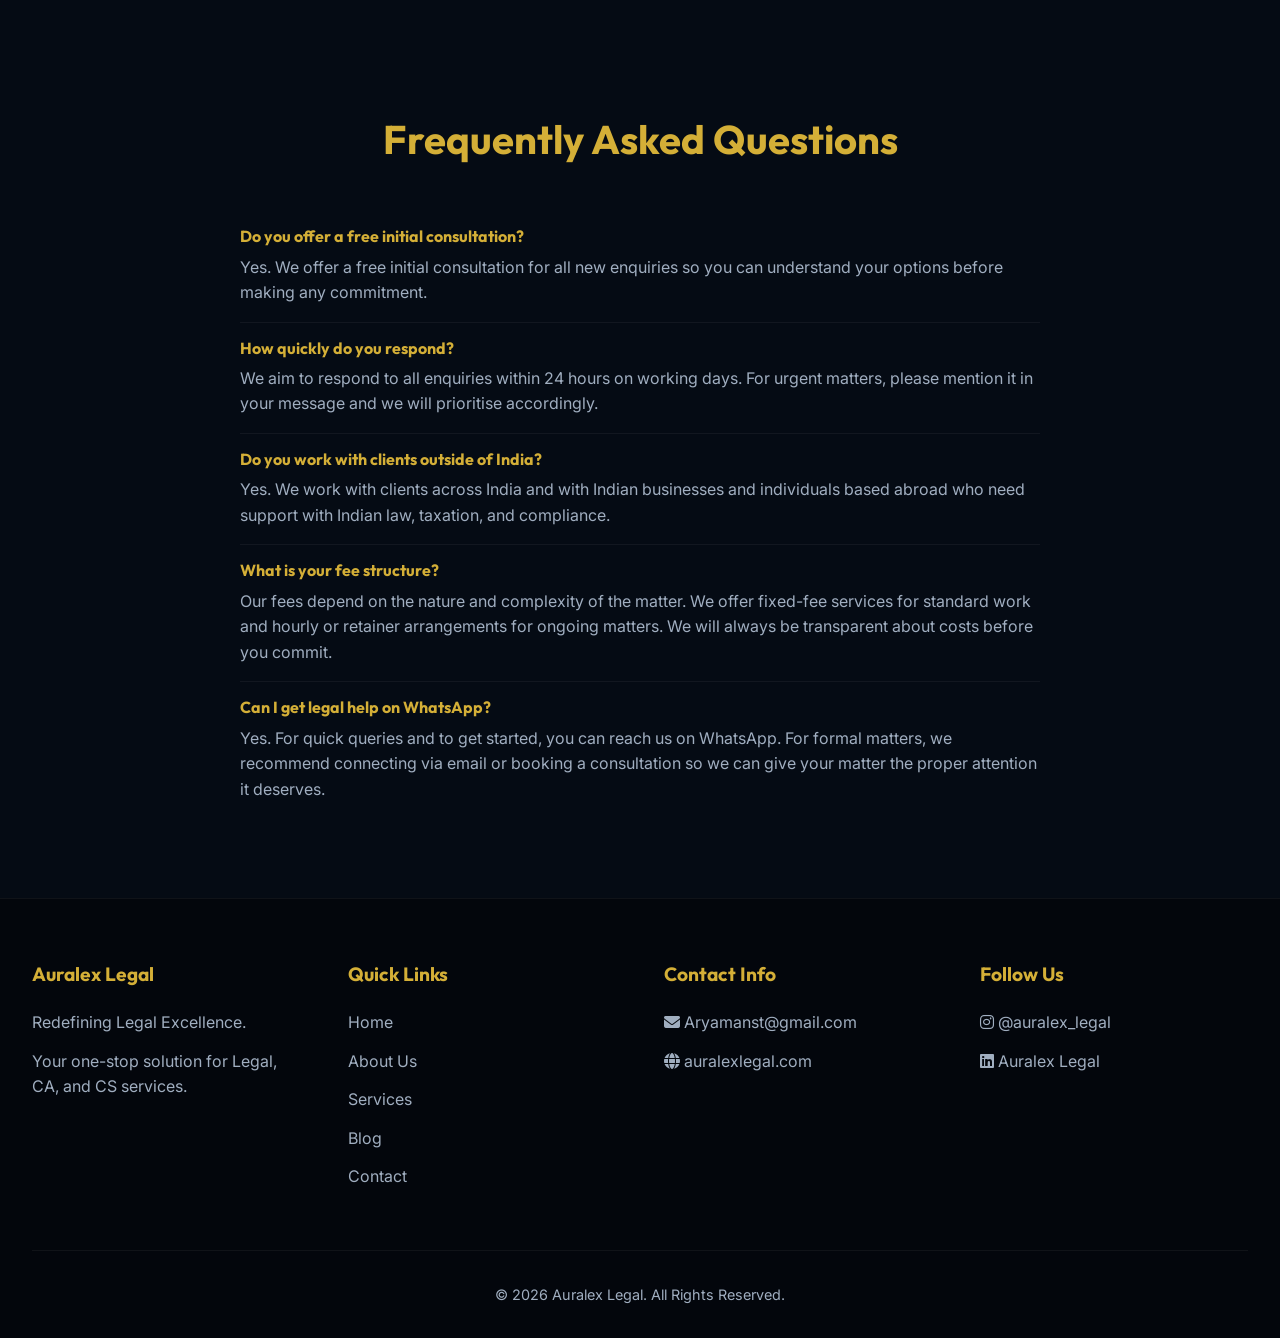
<file: contact.html>
<!DOCTYPE html>
<html lang="en">
<head>
    <meta charset="UTF-8">
    <meta name="viewport" content="width=device-width, initial-scale=1.0">
    <meta name="description" content="Contact Auralex Legal. Reach out through any of the channels below to book a free initial consultation.">
    <title>Auralex Legal | Contact</title>
    <!-- Favicon -->
    <link rel="icon" type="image/png" href="logo.png">
    <!-- Fonts -->
    <link rel="preconnect" href="https://fonts.googleapis.com">
    <link rel="preconnect" href="https://fonts.gstatic.com" crossorigin>
    <link href="https://fonts.googleapis.com/css2?family=Inter:wght@300;400;500;600&family=Outfit:wght@400;500;600;700;800&display=swap" rel="stylesheet">
    <!-- FontAwesome -->
    <link rel="stylesheet" href="https://cdnjs.cloudflare.com/ajax/libs/font-awesome/6.4.0/css/all.min.css">
    <!-- CSS -->
    <link rel="stylesheet" href="styles.css">
    <style>
        .contact-grid {
            display: grid;
            grid-template-columns: 1fr;
            gap: var(--spacing-xl);
        }
        @media (min-width: 900px) {
            .contact-grid {
                grid-template-columns: 1fr 1fr;
            }
        }
        .contact-info-card {
            background-color: var(--surface-color);
            padding: 2.5rem;
            border-radius: var(--border-radius);
            margin-bottom: var(--spacing-md);
            display: flex;
            align-items: center;
        }
        .contact-info-card i {
            font-size: 2rem;
            color: var(--primary-color);
            margin-right: 1.5rem;
        }
        .contact-info-card h4 {
            margin-bottom: 0.2rem;
            color: var(--text-primary);
        }
        .contact-info-card p {
            color: var(--text-secondary);
        }
        .faq-item {
            margin-bottom: var(--spacing-md);
            border-bottom: 1px solid rgba(255, 255, 255, 0.05);
            padding-bottom: var(--spacing-md);
        }
        .faq-item h4 {
            margin-bottom: 0.5rem;
            color: var(--primary-color);
        }
        .faq-item p {
            color: var(--text-secondary);
        }
    </style>
</head>
<body>

    <!-- Header / Navbar -->
    <header class="navbar">
        <div class="container">
            <a href="index.html" class="logo"><img src="logo.png" alt="Auralex Legal Logo" style="height: 45px; width: auto; vertical-align: middle;"></a>
            <nav class="nav-links">
                <a href="index.html">Home</a>
                <a href="about.html">About</a>
                <a href="services.html">Services</a>
                <a href="blog.html">Blog</a>
                <a href="contact.html">Contact</a>
            </nav>
            <div class="navbar-right">
                <button class="theme-toggle" id="themeToggle" aria-label="Toggle theme" title="Switch theme">
                    <i class="fas fa-sun"></i>
                </button>
                <div class="menu-toggle">
                    <i class="fas fa-bars"></i>
                </div>
            </div>
        </div>
    </header>

    <!-- Main Content -->
    <main>
        <!-- Page Intro -->
        <section class="page-intro animate-on-scroll">
            <div class="container">
                <h1>Get in Touch</h1>
                <p>Whether you have a specific legal question or just want to understand your options, we are here. Reach out through any of the channels below — we respond fast.</p>
            </div>
        </section>

        <!-- Contact Section -->
        <section class="section container">
            <div class="contact-grid">
                
                <!-- Contact Details -->
                <div class="animate-on-scroll">
                    <h2 style="font-family: var(--font-heading); color: var(--primary-color); margin-bottom: 2rem; font-size: 2rem;">Contact Details</h2>
                    
                    <div class="contact-info-card">
                        <i class="fas fa-envelope"></i>
                        <div>
                            <h4>Email Us</h4>
                            <p>Aryamanst@gmail.com</p>
                        </div>
                    </div>
                    
                    <div class="contact-info-card">
                        <i class="fas fa-globe"></i>
                        <div>
                            <h4>Website</h4>
                            <p>auralexlegal.com</p>
                        </div>
                    </div>
                    
                    <div class="contact-info-card">
                        <i class="fas fa-phone-alt"></i>
                        <div>
                            <h4>Call / WhatsApp</h4>
                            <p>7880098717</p>
                        </div>
                    </div>
                    
                    <div class="contact-info-card">
                        <i class="fab fa-instagram"></i>
                        <div>
                            <h4>Social Media</h4>
                            <p><a href="https://www.instagram.com/auralex_legal?igsh=NXA5enF2NTF6anAx&utm_source=qr" target="_blank">Instagram: @auralex_legal</a></p>
                            <p><a href="https://www.linkedin.com/company/auralexlegal/" target="_blank">LinkedIn: Auralex Legal</a></p>
                        </div>
                    </div>

                    <div class="contact-info-card">
                        <i class="fas fa-calendar-check"></i>
                        <div>
                            <h4>Schedule a Call</h4>
                            <p><a href="https://calendly.com/aryamanst/30min" target="_blank">Book a 30-min slot on Calendly</a></p>
                        </div>
                    </div>

                    <!-- Free Consultation Block inside the left column -->
                    <div style="margin-top: 3rem; background: linear-gradient(135deg, rgba(212, 175, 55, 0.1) 0%, rgba(5, 11, 20, 0) 100%); padding: 2rem; border-radius: var(--border-radius); border: 1px solid var(--border-color);">
                        <h3 style="color: var(--primary-color); margin-bottom: 1rem;">Not Sure Where to Start?</h3>
                        <p style="color: var(--text-secondary); margin-bottom: 1.5rem;">Book a free initial consultation with our team. No commitments. No pressure. Just a clear conversation about your situation and what we can do to help.</p>
                        <a href="https://calendly.com/aryamanst/30min" target="_blank" class="btn btn-primary">Book a Free Consultation</a>
                    </div>
                </div>

                <!-- Enquiry Form -->
                <div class="animate-on-scroll delay-100">
                    <div style="background-color: var(--surface-color); padding: 2.5rem; border-radius: var(--border-radius); border: 1px solid rgba(255, 255, 255, 0.05);">
                        <h2 style="font-family: var(--font-heading); color: var(--primary-color); margin-bottom: 0.5rem; font-size: 2rem;">Send Us a Message</h2>
                        <p style="color: var(--text-secondary); margin-bottom: 2rem;">Fill in the form below and we will get back to you within 24 hours.</p>
                        
                        <form action="#" method="POST">
                            <div class="form-group">
                                <label for="name" style="display: none;">Full Name</label>
                                <input type="text" id="name" name="name" class="form-control" placeholder="Full Name (required)" required>
                            </div>
                            <div class="form-group">
                                <label for="email" style="display: none;">Email Address</label>
                                <input type="email" id="email" name="email" class="form-control" placeholder="Email Address (required)" required>
                            </div>
                            <div class="form-group">
                                <label for="phone" style="display: none;">Phone Number</label>
                                <input type="tel" id="phone" name="phone" class="form-control" placeholder="Phone Number (optional)">
                            </div>
                            <div class="form-group">
                                <label for="service" style="display: none;">Service You Need</label>
                                <select id="service" name="service" class="form-control" required style="appearance: none;">
                                    <option value="" disabled selected>Select Service You Need</option>
                                    <option value="contracts">Contracts & Agreements</option>
                                    <option value="corporate">Corporate & Business Law</option>
                                    <option value="startup">Startup Advisory</option>
                                    <option value="compliance">Compliance & Policy</option>
                                    <option value="ipr">Intellectual Property Rights</option>
                                    <option value="gst">GST & Taxation</option>
                                    <option value="property">Property & Real Estate</option>
                                    <option value="litigation">Commercial Litigation Support</option>
                                    <option value="family">Family Law</option>
                                    <option value="labour">Labour & Employment Law</option>
                                    <option value="ca">CA Services</option>
                                    <option value="cs">CS Services</option>
                                    <option value="general">Not Sure / General Enquiry</option>
                                </select>
                            </div>
                            <div class="form-group">
                                <label for="message" style="display: none;">Your Message</label>
                                <textarea id="message" name="message" class="form-control" rows="5" placeholder="Your Message (required)" required></textarea>
                            </div>
                            <button type="submit" class="btn btn-primary" style="width: 100%;">Send Message</button>
                        </form>
                    </div>
                </div>

            </div>
        </section>

        <!-- FAQ Section -->
        <section class="section container animate-on-scroll">
            <div class="section-header">
                <h2>Frequently Asked Questions</h2>
            </div>
            <div style="max-width: 800px; margin: 0 auto;">
                <div class="faq-item">
                    <h4>Do you offer a free initial consultation?</h4>
                    <p>Yes. We offer a free initial consultation for all new enquiries so you can understand your options before making any commitment.</p>
                </div>
                <div class="faq-item">
                    <h4>How quickly do you respond?</h4>
                    <p>We aim to respond to all enquiries within 24 hours on working days. For urgent matters, please mention it in your message and we will prioritise accordingly.</p>
                </div>
                <div class="faq-item">
                    <h4>Do you work with clients outside of India?</h4>
                    <p>Yes. We work with clients across India and with Indian businesses and individuals based abroad who need support with Indian law, taxation, and compliance.</p>
                </div>
                <div class="faq-item">
                    <h4>What is your fee structure?</h4>
                    <p>Our fees depend on the nature and complexity of the matter. We offer fixed-fee services for standard work and hourly or retainer arrangements for ongoing matters. We will always be transparent about costs before you commit.</p>
                </div>
                <div class="faq-item" style="border-bottom: none;">
                    <h4>Can I get legal help on WhatsApp?</h4>
                    <p>Yes. For quick queries and to get started, you can reach us on WhatsApp. For formal matters, we recommend connecting via email or booking a consultation so we can give your matter the proper attention it deserves.</p>
                </div>
            </div>
        </section>

    </main>

    <!-- Footer -->
    <footer>
        <div class="container">
            <div class="footer-grid">
                <div class="footer-col">
                    <h4>Auralex Legal</h4>
                    <p>Redefining Legal Excellence.</p>
                    <p>Your one-stop solution for Legal, CA, and CS services.</p>
                </div>
                <div class="footer-col">
                    <h4>Quick Links</h4>
                    <a href="index.html">Home</a>
                    <a href="about.html">About Us</a>
                    <a href="services.html">Services</a>
                    <a href="blog.html">Blog</a>
                    <a href="contact.html">Contact</a>
                </div>
                <div class="footer-col">
                    <h4>Contact Info</h4>
                    <p><i class="fas fa-envelope"></i> Aryamanst@gmail.com</p>
                    <p><i class="fas fa-globe"></i> auralexlegal.com</p>
                </div>
                <div class="footer-col">
                    <h4>Follow Us</h4>
                    <a href="https://www.instagram.com/auralex_legal?igsh=NXA5enF2NTF6anAx&utm_source=qr" target="_blank"><i class="fab fa-instagram"></i> @auralex_legal</a>
                    <a href="https://www.linkedin.com/company/auralexlegal/" target="_blank"><i class="fab fa-linkedin"></i> Auralex Legal</a>
                </div>
            </div>
            <div class="footer-bottom">
                <p>&copy; 2026 Auralex Legal. All Rights Reserved.</p>
            </div>
        </div>
    </footer>

    <script src="script.js"></script>
</body>
</html>
</file>
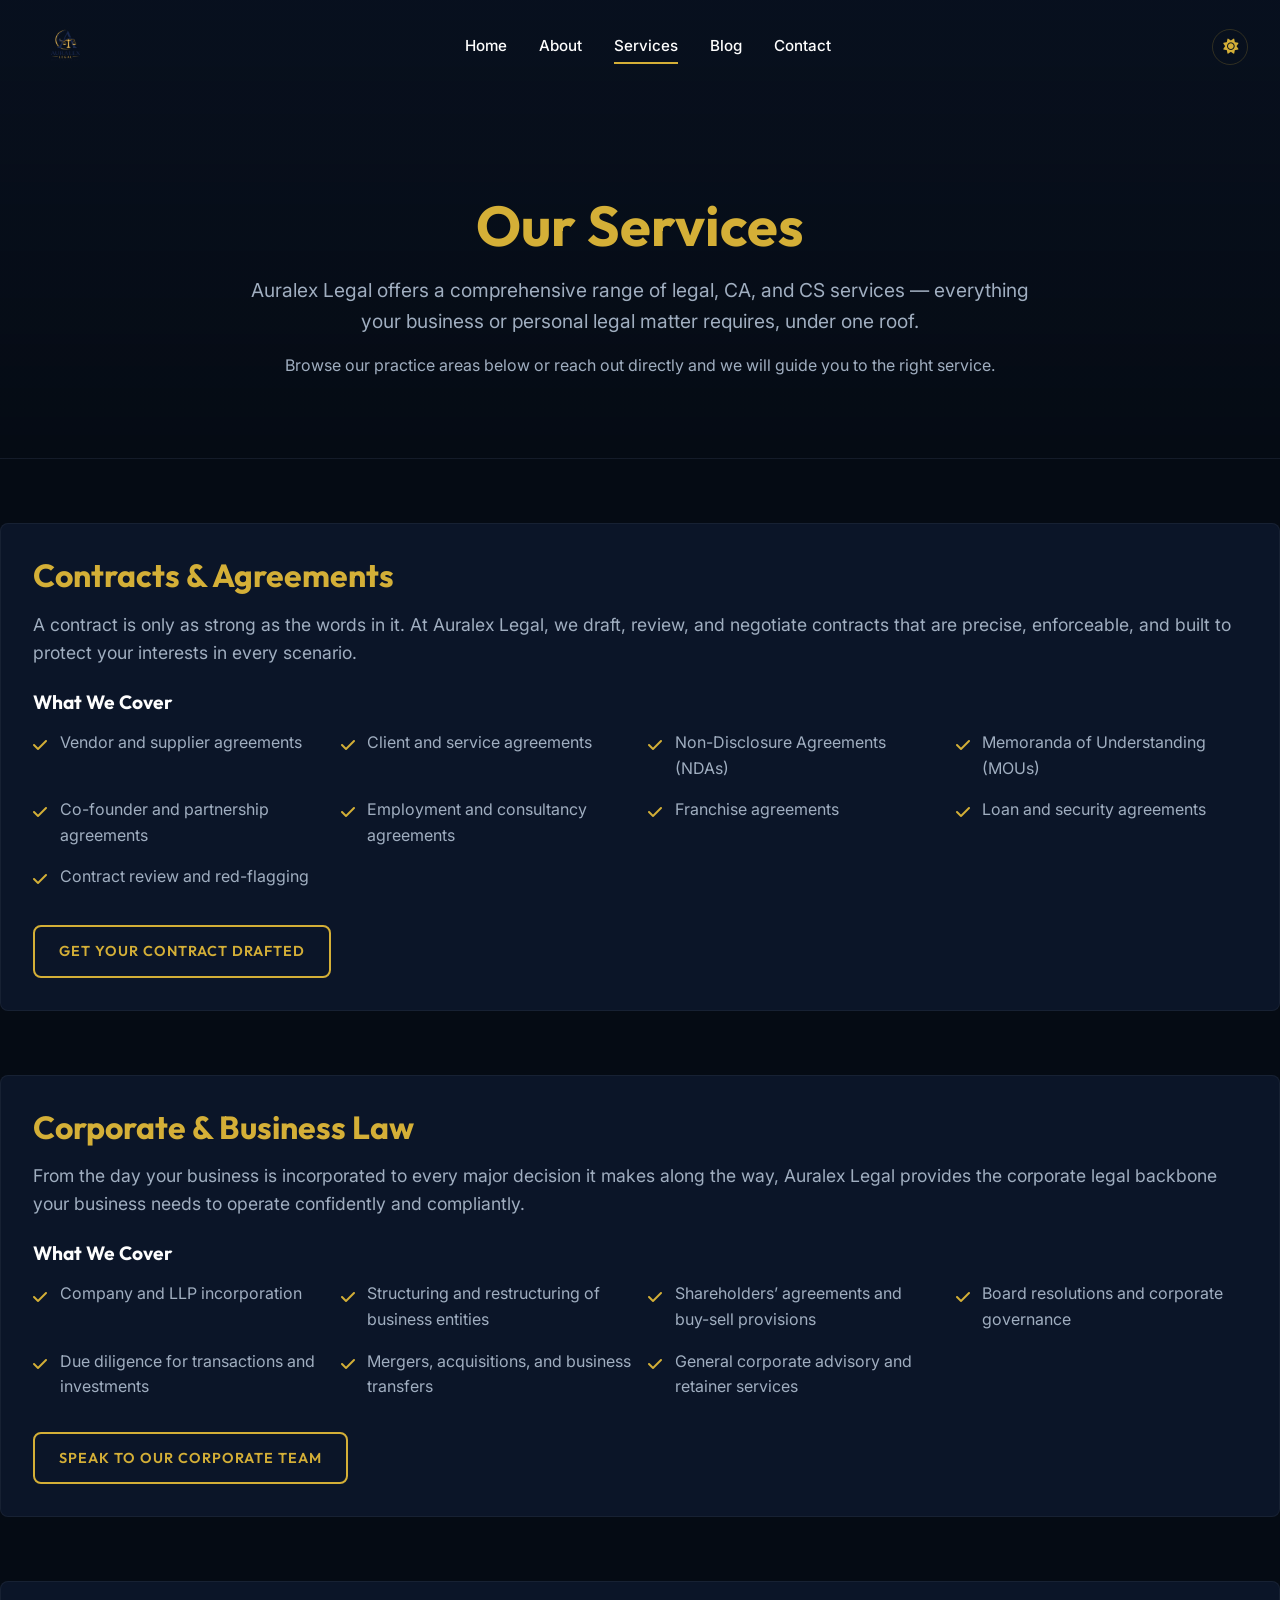
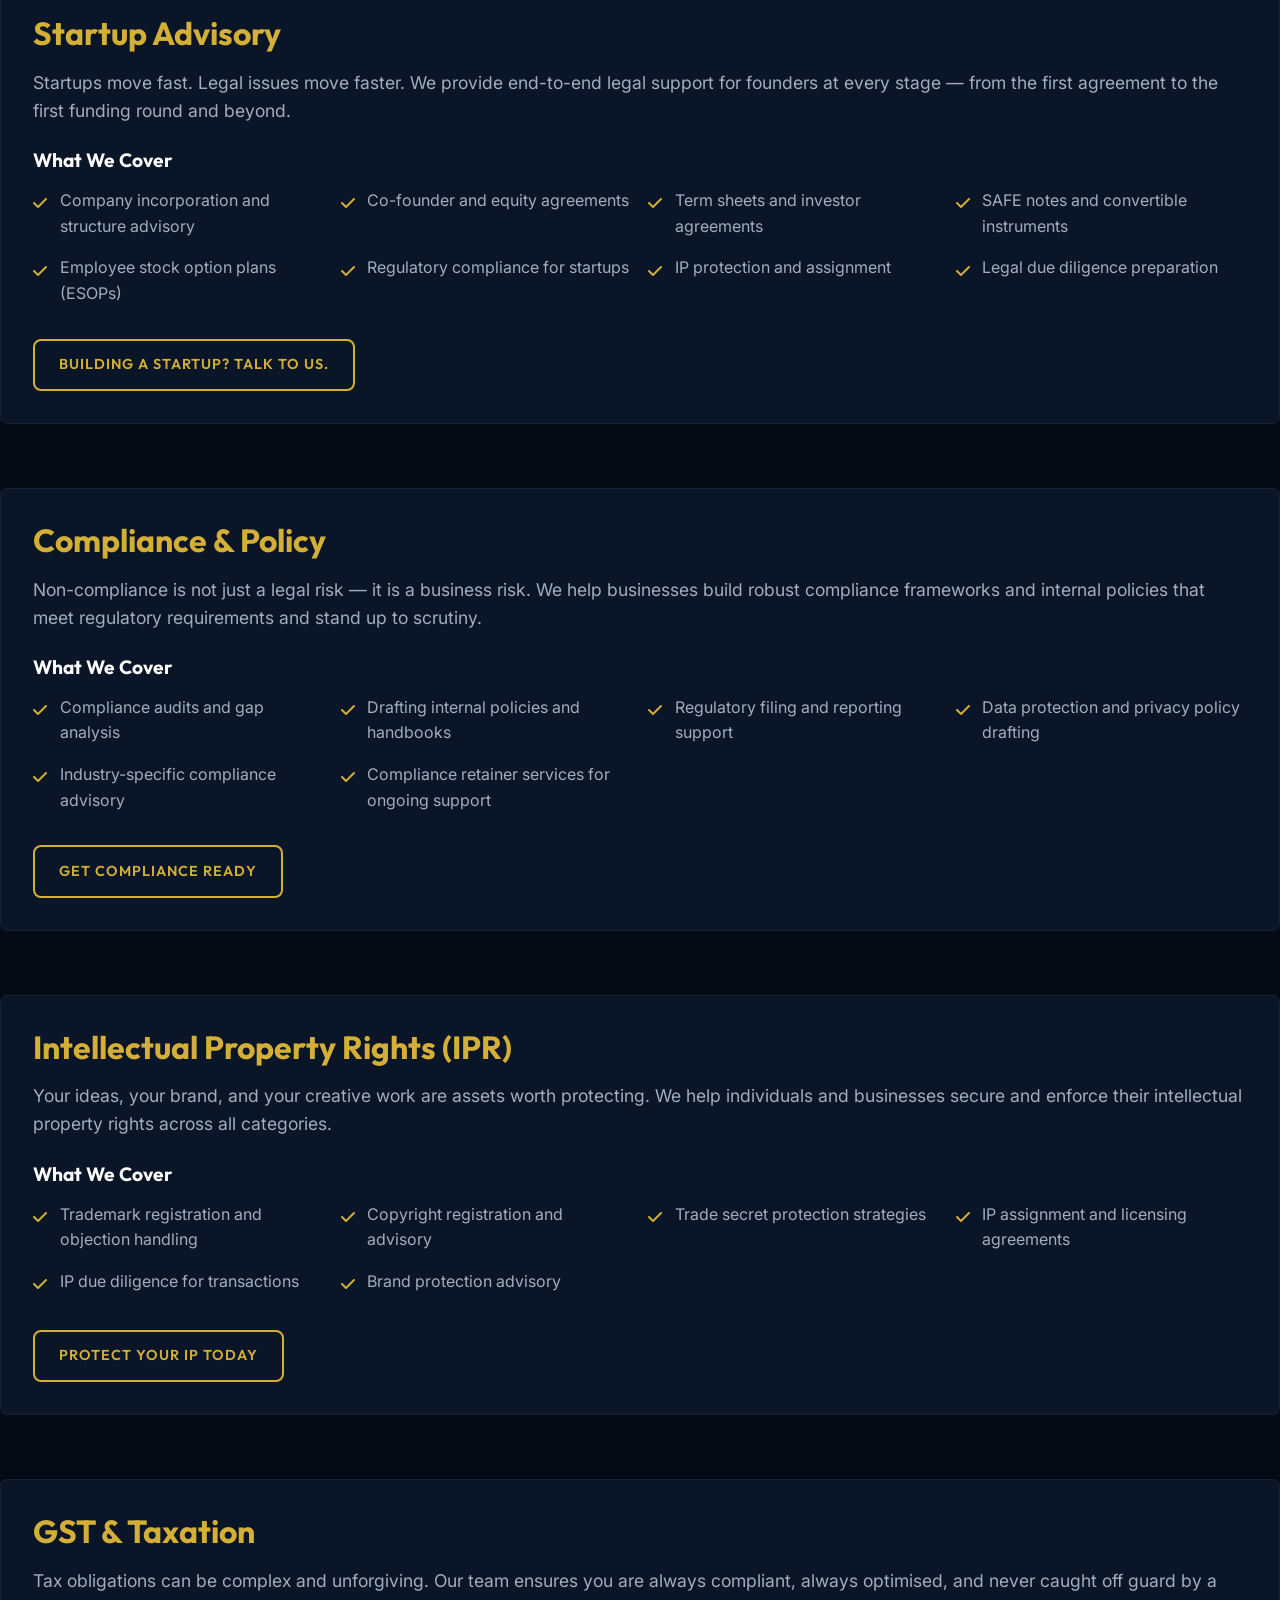
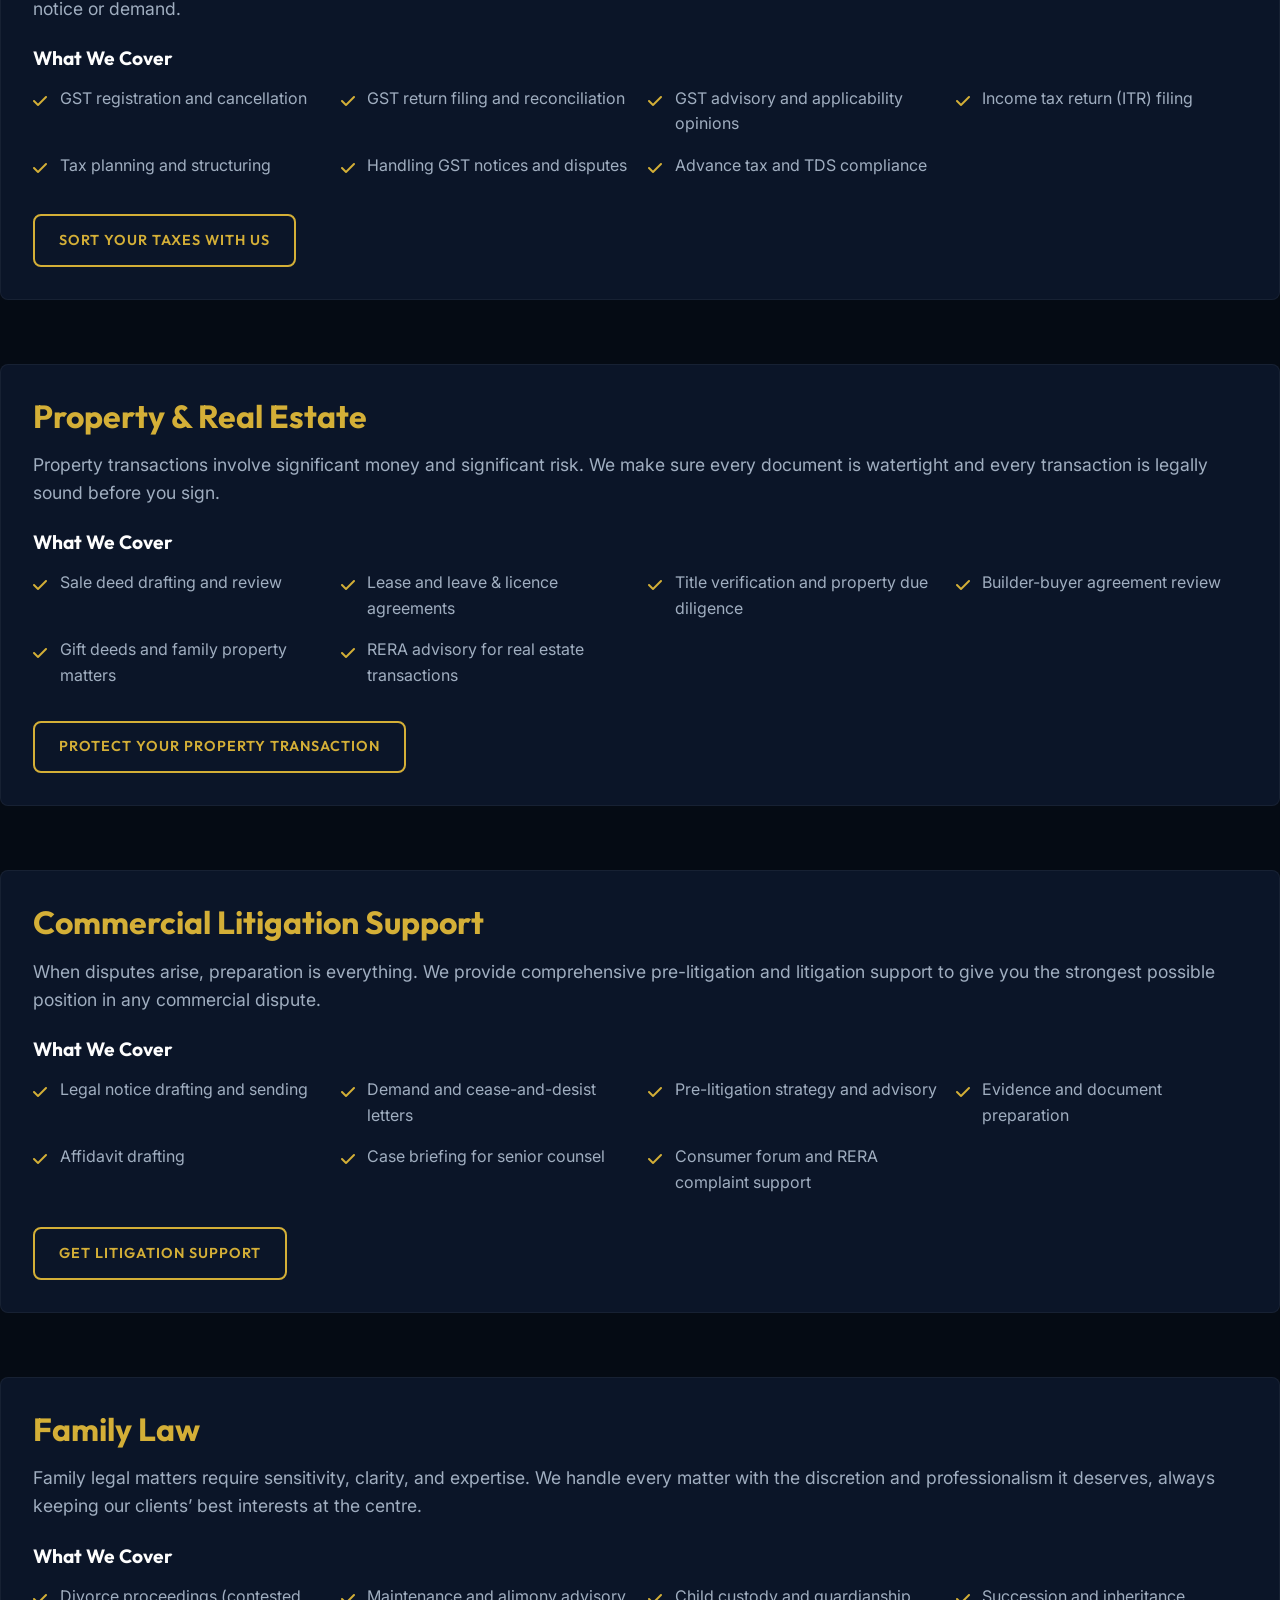
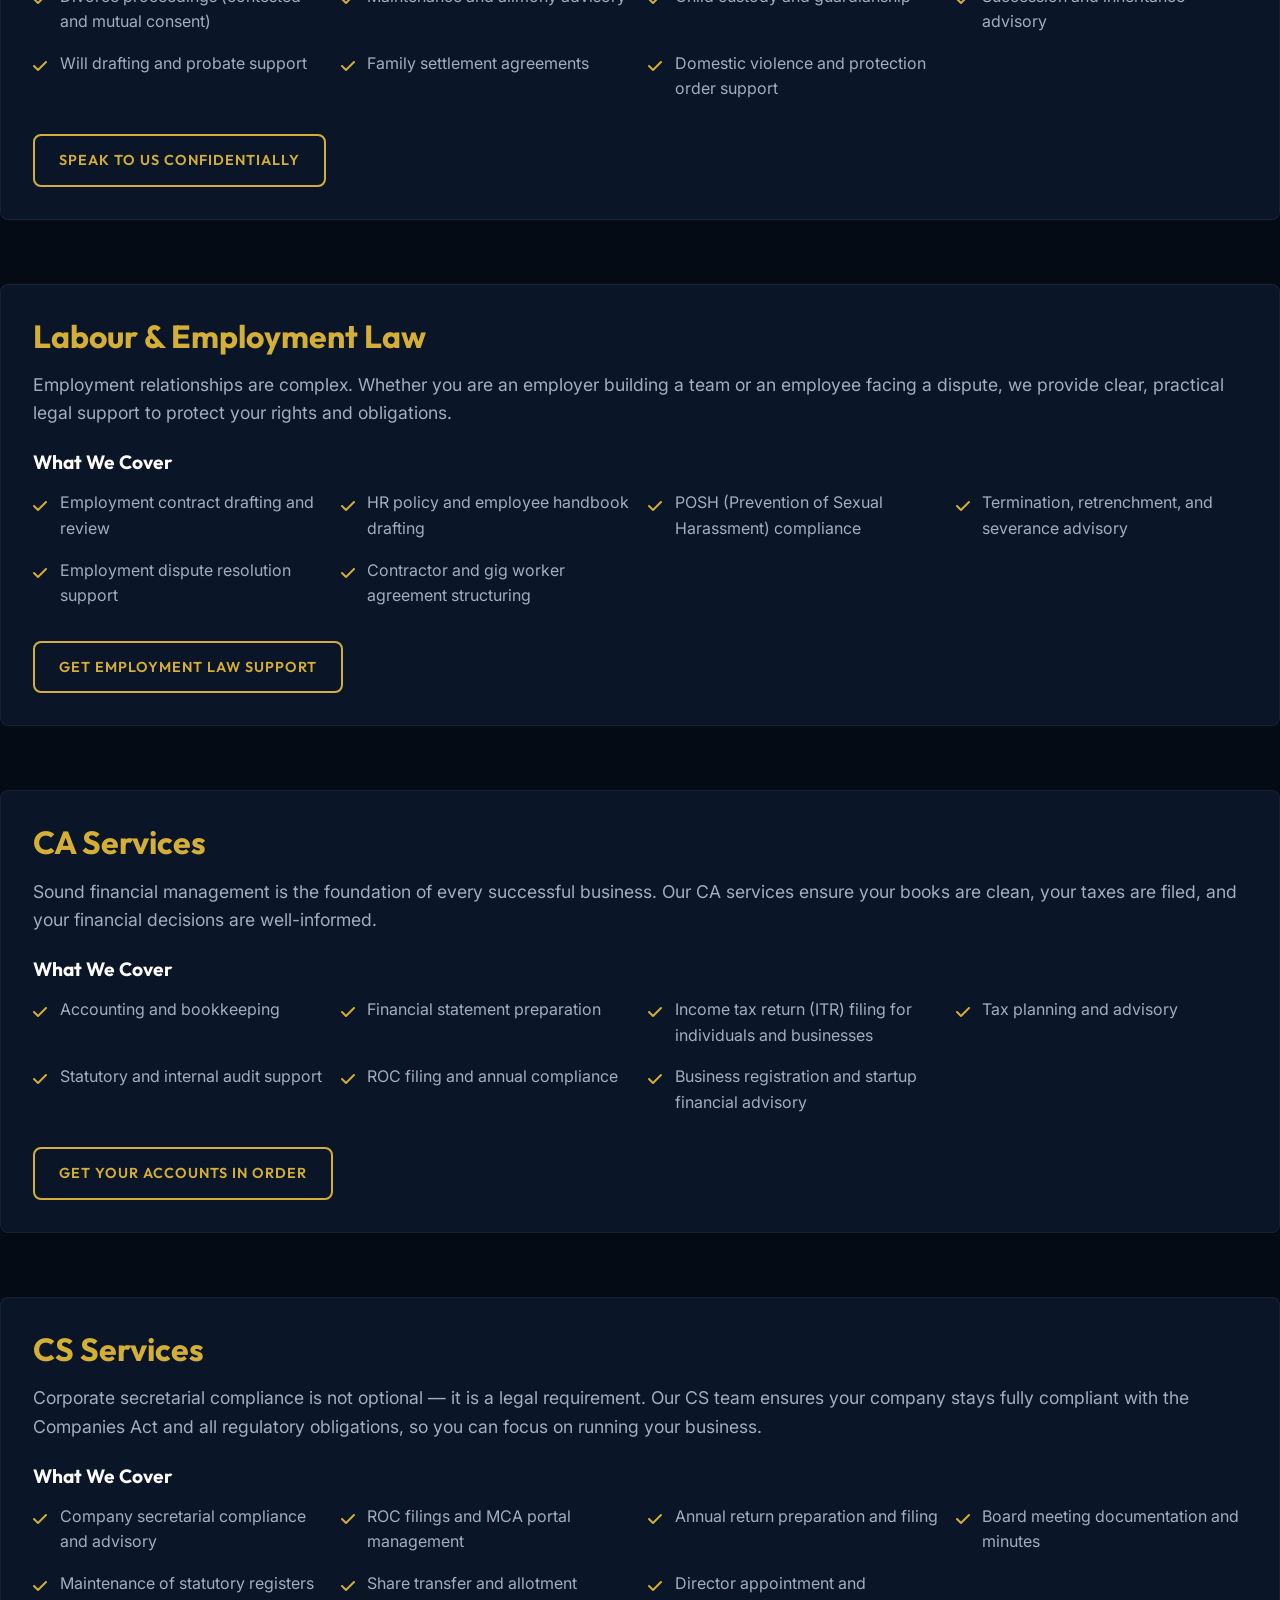
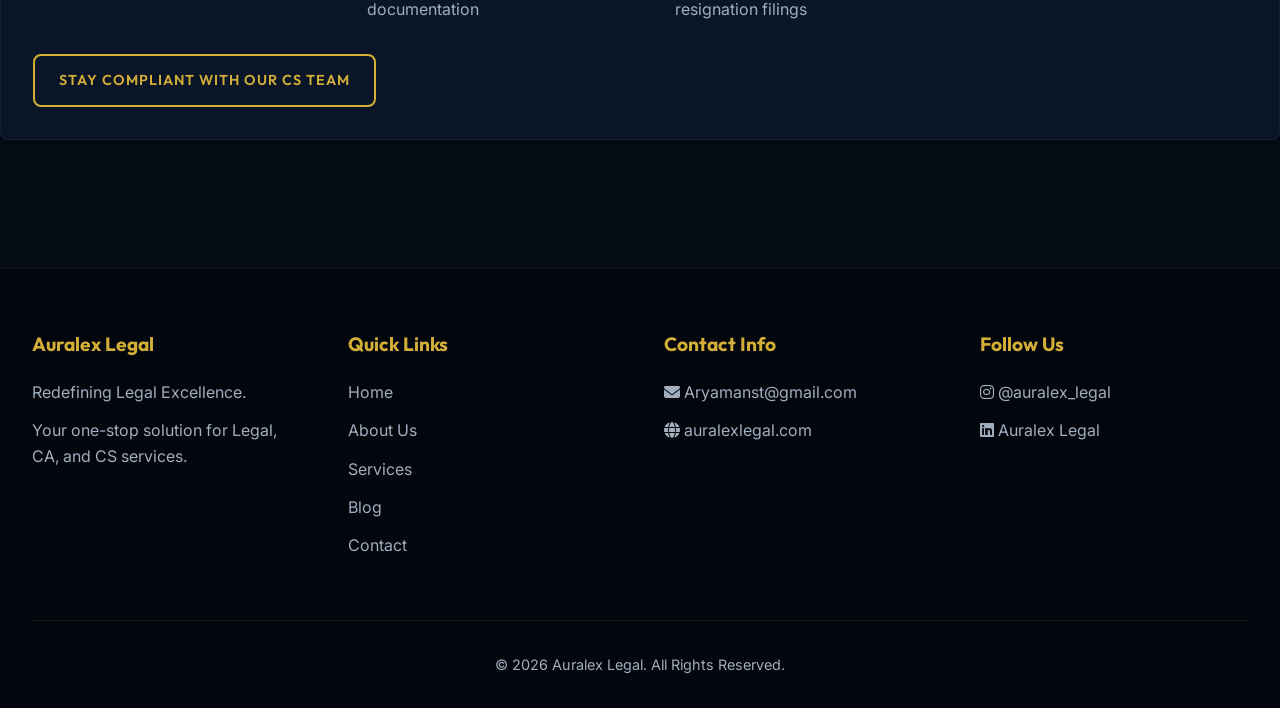
<file: services.html>
<!DOCTYPE html>
<html lang="en">
<head>
    <meta charset="UTF-8">
    <meta name="viewport" content="width=device-width, initial-scale=1.0">
    <meta name="description" content="Auralex Legal offers a comprehensive range of legal, CA, and CS services for your business or personal legal matters.">
    <title>Auralex Legal | Services</title>
    <!-- Favicon -->
    <link rel="icon" type="image/png" href="logo.png">
    <!-- Fonts -->
    <link rel="preconnect" href="https://fonts.googleapis.com">
    <link rel="preconnect" href="https://fonts.gstatic.com" crossorigin>
    <link href="https://fonts.googleapis.com/css2?family=Inter:wght@300;400;500;600&family=Outfit:wght@400;500;600;700;800&display=swap" rel="stylesheet">
    <!-- FontAwesome -->
    <link rel="stylesheet" href="https://cdnjs.cloudflare.com/ajax/libs/font-awesome/6.4.0/css/all.min.css">
    <!-- CSS -->
    <link rel="stylesheet" href="styles.css">
    <style>
        .service-detail {
            margin-bottom: var(--spacing-xl);
            padding: var(--spacing-lg);
            background-color: var(--surface-color);
            border-radius: var(--border-radius);
            border: 1px solid rgba(255, 255, 255, 0.05);
        }
        .service-detail h2 {
            color: var(--primary-color);
            margin-bottom: 1rem;
            font-size: 2rem;
        }
        .service-detail > p {
            color: var(--text-secondary);
            font-size: 1.1rem;
            margin-bottom: 1.5rem;
        }
        .service-detail h4 {
            margin-bottom: 1rem;
            font-size: 1.2rem;
            color: var(--text-primary);
        }
        .service-detail ul {
            display: grid;
            grid-template-columns: repeat(auto-fit, minmax(250px, 1fr));
            gap: 1rem;
            margin-bottom: 2rem;
        }
        .service-detail ul li {
            color: var(--text-secondary);
            display: flex;
            align-items: start;
        }
        .service-detail ul li::before {
            content: "\f00c";
            font-family: "Font Awesome 6 Free";
            font-weight: 900;
            color: var(--primary-color);
            margin-right: 0.8rem;
            margin-top: 0.2rem;
        }
    </style>
</head>
<body>

    <!-- Header / Navbar -->
    <header class="navbar">
        <div class="container">
            <a href="index.html" class="logo"><img src="logo.png" alt="Auralex Legal Logo" style="height: 45px; width: auto; vertical-align: middle;"></a>
            <nav class="nav-links">
                <a href="index.html">Home</a>
                <a href="about.html">About</a>
                <a href="services.html">Services</a>
                <a href="blog.html">Blog</a>
                <a href="contact.html">Contact</a>
            </nav>
            <div class="navbar-right">
                <button class="theme-toggle" id="themeToggle" aria-label="Toggle theme" title="Switch theme">
                    <i class="fas fa-sun"></i>
                </button>
                <div class="menu-toggle">
                    <i class="fas fa-bars"></i>
                </div>
            </div>
        </div>
    </header>

    <!-- Main Content -->
    <main>
        <!-- Page Intro -->
        <section class="page-intro animate-on-scroll">
            <div class="container">
                <h1>Our Services</h1>
                <p>Auralex Legal offers a comprehensive range of legal, CA, and CS services — everything your business or personal legal matter requires, under one roof.</p>
                <p style="margin-top: 1rem; font-size: 1rem;">Browse our practice areas below or reach out directly and we will guide you to the right service.</p>
            </div>
        </section>

        <!-- Services Detailed List -->
        <section class="section container">

            <!-- Service 01 -->
            <div class="service-detail animate-on-scroll">
                <h2>Contracts & Agreements</h2>
                <p>A contract is only as strong as the words in it. At Auralex Legal, we draft, review, and negotiate contracts that are precise, enforceable, and built to protect your interests in every scenario.</p>
                <h4>What We Cover</h4>
                <ul>
                    <li>Vendor and supplier agreements</li>
                    <li>Client and service agreements</li>
                    <li>Non-Disclosure Agreements (NDAs)</li>
                    <li>Memoranda of Understanding (MOUs)</li>
                    <li>Co-founder and partnership agreements</li>
                    <li>Employment and consultancy agreements</li>
                    <li>Franchise agreements</li>
                    <li>Loan and security agreements</li>
                    <li>Contract review and red-flagging</li>
                </ul>
                <a href="contact.html" class="btn btn-secondary">Get Your Contract Drafted</a>
            </div>

            <!-- Service 02 -->
            <div class="service-detail animate-on-scroll">
                <h2>Corporate & Business Law</h2>
                <p>From the day your business is incorporated to every major decision it makes along the way, Auralex Legal provides the corporate legal backbone your business needs to operate confidently and compliantly.</p>
                <h4>What We Cover</h4>
                <ul>
                    <li>Company and LLP incorporation</li>
                    <li>Structuring and restructuring of business entities</li>
                    <li>Shareholders’ agreements and buy-sell provisions</li>
                    <li>Board resolutions and corporate governance</li>
                    <li>Due diligence for transactions and investments</li>
                    <li>Mergers, acquisitions, and business transfers</li>
                    <li>General corporate advisory and retainer services</li>
                </ul>
                <a href="contact.html" class="btn btn-secondary">Speak to Our Corporate Team</a>
            </div>

            <!-- Service 03 -->
            <div class="service-detail animate-on-scroll">
                <h2>Startup Advisory</h2>
                <p>Startups move fast. Legal issues move faster. We provide end-to-end legal support for founders at every stage — from the first agreement to the first funding round and beyond.</p>
                <h4>What We Cover</h4>
                <ul>
                    <li>Company incorporation and structure advisory</li>
                    <li>Co-founder and equity agreements</li>
                    <li>Term sheets and investor agreements</li>
                    <li>SAFE notes and convertible instruments</li>
                    <li>Employee stock option plans (ESOPs)</li>
                    <li>Regulatory compliance for startups</li>
                    <li>IP protection and assignment</li>
                    <li>Legal due diligence preparation</li>
                </ul>
                <a href="contact.html" class="btn btn-secondary">Building a Startup? Talk to Us.</a>
            </div>

            <!-- Service 04 -->
            <div class="service-detail animate-on-scroll">
                <h2>Compliance & Policy</h2>
                <p>Non-compliance is not just a legal risk — it is a business risk. We help businesses build robust compliance frameworks and internal policies that meet regulatory requirements and stand up to scrutiny.</p>
                <h4>What We Cover</h4>
                <ul>
                    <li>Compliance audits and gap analysis</li>
                    <li>Drafting internal policies and handbooks</li>
                    <li>Regulatory filing and reporting support</li>
                    <li>Data protection and privacy policy drafting</li>
                    <li>Industry-specific compliance advisory</li>
                    <li>Compliance retainer services for ongoing support</li>
                </ul>
                <a href="contact.html" class="btn btn-secondary">Get Compliance Ready</a>
            </div>

            <!-- Service 05 -->
            <div class="service-detail animate-on-scroll">
                <h2>Intellectual Property Rights (IPR)</h2>
                <p>Your ideas, your brand, and your creative work are assets worth protecting. We help individuals and businesses secure and enforce their intellectual property rights across all categories.</p>
                <h4>What We Cover</h4>
                <ul>
                    <li>Trademark registration and objection handling</li>
                    <li>Copyright registration and advisory</li>
                    <li>Trade secret protection strategies</li>
                    <li>IP assignment and licensing agreements</li>
                    <li>IP due diligence for transactions</li>
                    <li>Brand protection advisory</li>
                </ul>
                <a href="contact.html" class="btn btn-secondary">Protect Your IP Today</a>
            </div>

            <!-- Service 06 -->
            <div class="service-detail animate-on-scroll">
                <h2>GST & Taxation</h2>
                <p>Tax obligations can be complex and unforgiving. Our team ensures you are always compliant, always optimised, and never caught off guard by a notice or demand.</p>
                <h4>What We Cover</h4>
                <ul>
                    <li>GST registration and cancellation</li>
                    <li>GST return filing and reconciliation</li>
                    <li>GST advisory and applicability opinions</li>
                    <li>Income tax return (ITR) filing</li>
                    <li>Tax planning and structuring</li>
                    <li>Handling GST notices and disputes</li>
                    <li>Advance tax and TDS compliance</li>
                </ul>
                <a href="contact.html" class="btn btn-secondary">Sort Your Taxes With Us</a>
            </div>

            <!-- Service 07 -->
            <div class="service-detail animate-on-scroll">
                <h2>Property & Real Estate</h2>
                <p>Property transactions involve significant money and significant risk. We make sure every document is watertight and every transaction is legally sound before you sign.</p>
                <h4>What We Cover</h4>
                <ul>
                    <li>Sale deed drafting and review</li>
                    <li>Lease and leave & licence agreements</li>
                    <li>Title verification and property due diligence</li>
                    <li>Builder-buyer agreement review</li>
                    <li>Gift deeds and family property matters</li>
                    <li>RERA advisory for real estate transactions</li>
                </ul>
                <a href="contact.html" class="btn btn-secondary">Protect Your Property Transaction</a>
            </div>

            <!-- Service 08 -->
            <div class="service-detail animate-on-scroll">
                <h2>Commercial Litigation Support</h2>
                <p>When disputes arise, preparation is everything. We provide comprehensive pre-litigation and litigation support to give you the strongest possible position in any commercial dispute.</p>
                <h4>What We Cover</h4>
                <ul>
                    <li>Legal notice drafting and sending</li>
                    <li>Demand and cease-and-desist letters</li>
                    <li>Pre-litigation strategy and advisory</li>
                    <li>Evidence and document preparation</li>
                    <li>Affidavit drafting</li>
                    <li>Case briefing for senior counsel</li>
                    <li>Consumer forum and RERA complaint support</li>
                </ul>
                <a href="contact.html" class="btn btn-secondary">Get Litigation Support</a>
            </div>

            <!-- Service 09 -->
            <div class="service-detail animate-on-scroll">
                <h2>Family Law</h2>
                <p>Family legal matters require sensitivity, clarity, and expertise. We handle every matter with the discretion and professionalism it deserves, always keeping our clients’ best interests at the centre.</p>
                <h4>What We Cover</h4>
                <ul>
                    <li>Divorce proceedings (contested and mutual consent)</li>
                    <li>Maintenance and alimony advisory</li>
                    <li>Child custody and guardianship</li>
                    <li>Succession and inheritance advisory</li>
                    <li>Will drafting and probate support</li>
                    <li>Family settlement agreements</li>
                    <li>Domestic violence and protection order support</li>
                </ul>
                <a href="contact.html" class="btn btn-secondary">Speak to Us Confidentially</a>
            </div>

            <!-- Service 10 -->
            <div class="service-detail animate-on-scroll">
                <h2>Labour & Employment Law</h2>
                <p>Employment relationships are complex. Whether you are an employer building a team or an employee facing a dispute, we provide clear, practical legal support to protect your rights and obligations.</p>
                <h4>What We Cover</h4>
                <ul>
                    <li>Employment contract drafting and review</li>
                    <li>HR policy and employee handbook drafting</li>
                    <li>POSH (Prevention of Sexual Harassment) compliance</li>
                    <li>Termination, retrenchment, and severance advisory</li>
                    <li>Employment dispute resolution support</li>
                    <li>Contractor and gig worker agreement structuring</li>
                </ul>
                <a href="contact.html" class="btn btn-secondary">Get Employment Law Support</a>
            </div>

            <!-- Service 11 -->
            <div class="service-detail animate-on-scroll">
                <h2>CA Services</h2>
                <p>Sound financial management is the foundation of every successful business. Our CA services ensure your books are clean, your taxes are filed, and your financial decisions are well-informed.</p>
                <h4>What We Cover</h4>
                <ul>
                    <li>Accounting and bookkeeping</li>
                    <li>Financial statement preparation</li>
                    <li>Income tax return (ITR) filing for individuals and businesses</li>
                    <li>Tax planning and advisory</li>
                    <li>Statutory and internal audit support</li>
                    <li>ROC filing and annual compliance</li>
                    <li>Business registration and startup financial advisory</li>
                </ul>
                <a href="contact.html" class="btn btn-secondary">Get Your Accounts in Order</a>
            </div>

            <!-- Service 12 -->
            <div class="service-detail animate-on-scroll">
                <h2>CS Services</h2>
                <p>Corporate secretarial compliance is not optional — it is a legal requirement. Our CS team ensures your company stays fully compliant with the Companies Act and all regulatory obligations, so you can focus on running your business.</p>
                <h4>What We Cover</h4>
                <ul>
                    <li>Company secretarial compliance and advisory</li>
                    <li>ROC filings and MCA portal management</li>
                    <li>Annual return preparation and filing</li>
                    <li>Board meeting documentation and minutes</li>
                    <li>Maintenance of statutory registers</li>
                    <li>Share transfer and allotment documentation</li>
                    <li>Director appointment and resignation filings</li>
                </ul>
                <a href="contact.html" class="btn btn-secondary">Stay Compliant With Our CS Team</a>
            </div>

        </section>
    </main>

    <!-- Footer -->
    <footer>
        <div class="container">
            <div class="footer-grid">
                <div class="footer-col">
                    <h4>Auralex Legal</h4>
                    <p>Redefining Legal Excellence.</p>
                    <p>Your one-stop solution for Legal, CA, and CS services.</p>
                </div>
                <div class="footer-col">
                    <h4>Quick Links</h4>
                    <a href="index.html">Home</a>
                    <a href="about.html">About Us</a>
                    <a href="services.html">Services</a>
                    <a href="blog.html">Blog</a>
                    <a href="contact.html">Contact</a>
                </div>
                <div class="footer-col">
                    <h4>Contact Info</h4>
                    <p><i class="fas fa-envelope"></i> Aryamanst@gmail.com</p>
                    <p><i class="fas fa-globe"></i> auralexlegal.com</p>
                </div>
                <div class="footer-col">
                    <h4>Follow Us</h4>
                    <a href="https://www.instagram.com/auralex_legal?igsh=NXA5enF2NTF6anAx&utm_source=qr" target="_blank"><i class="fab fa-instagram"></i> @auralex_legal</a>
                    <a href="https://www.linkedin.com/company/auralexlegal/" target="_blank"><i class="fab fa-linkedin"></i> Auralex Legal</a>
                </div>
            </div>
            <div class="footer-bottom">
                <p>&copy; 2026 Auralex Legal. All Rights Reserved.</p>
            </div>
        </div>
    </footer>

    <script src="script.js"></script>
</body>
</html>
</file>
<file: styles.css>
:root {
  /* Colors — Dark Theme (default) */
  --bg-color: #050b14;
  --surface-color: #0b1528;
  --surface-hover: #121f3a;
  --primary-color: #D4AF37;
  --primary-color-hover: #e5c158;
  --text-primary: #fdfdfd;
  --text-secondary: #a0aec0;
  --border-color: rgba(212, 175, 55, 0.2);
  --footer-bg: #03060c;
  --navbar-scrolled-bg: rgba(5, 11, 20, 0.85);
  --card-border: rgba(255, 255, 255, 0.05);
  --form-bg: rgba(255, 255, 255, 0.03);
  --form-border: rgba(255, 255, 255, 0.1);
  --form-focus-bg: rgba(255, 255, 255, 0.05);
  --page-intro-border: rgba(255, 255, 255, 0.05);
  --footer-border: rgba(255, 255, 255, 0.05);

  /* Typography */
  --font-heading: 'Outfit', sans-serif;
  --font-body: 'Inter', sans-serif;

  /* Spacing */
  --spacing-sm: 0.5rem;
  --spacing-md: 1rem;
  --spacing-lg: 2rem;
  --spacing-xl: 4rem;
  --spacing-xxl: 8rem;

  /* Other */
  --border-radius: 8px;
  --transition-speed: 0.3s;
}

/* ── Light Theme ── */
[data-theme="light"] {
  --bg-color: #f5f0e8;
  --surface-color: #fffdf5;
  --surface-hover: #fdf6e0;
  --primary-color: #b8860b;
  --primary-color-hover: #d4a017;
  --text-primary: #1a1a2e;
  --text-secondary: #4a5568;
  --border-color: rgba(184, 134, 11, 0.3);
  --footer-bg: #e8e0cc;
  --navbar-scrolled-bg: rgba(245, 240, 232, 0.92);
  --card-border: rgba(184, 134, 11, 0.12);
  --form-bg: rgba(0, 0, 0, 0.03);
  --form-border: rgba(0, 0, 0, 0.12);
  --form-focus-bg: rgba(0, 0, 0, 0.05);
  --page-intro-border: rgba(184, 134, 11, 0.15);
  --footer-border: rgba(184, 134, 11, 0.15);
}

[data-theme="light"] body {
  background-color: var(--bg-color);
  color: var(--text-primary);
}

[data-theme="light"] .cta-section {
  background: linear-gradient(135deg, #ede8d8 0%, #f5f0e8 100%);
}

[data-theme="light"] .hero::before {
  background: radial-gradient(circle at 70% 30%, rgba(184, 134, 11, 0.12) 0%, rgba(245, 240, 232, 0) 50%);
}

/* Light theme — navbar is always visible (no transparent floating) */
[data-theme="light"] .navbar {
  background: rgba(245, 240, 232, 0.82);
  backdrop-filter: blur(14px);
  -webkit-backdrop-filter: blur(14px);
  border-bottom: 1px solid rgba(184, 134, 11, 0.15);
}

[data-theme="light"] .navbar.scrolled {
  background: rgba(245, 240, 232, 0.96);
  backdrop-filter: blur(20px);
  -webkit-backdrop-filter: blur(20px);
  box-shadow: 0 4px 24px rgba(0, 0, 0, 0.08);
  border-bottom: 1px solid rgba(184, 134, 11, 0.2);
}

/* Nav link text colour in light mode */
[data-theme="light"] .nav-links a {
  color: #1a1a2e;
}

[data-theme="light"] .nav-links a:hover {
  color: var(--primary-color);
}

[data-theme="light"] footer {
  background-color: var(--footer-bg);
  border-top: 1px solid var(--footer-border);
}

[data-theme="light"] .footer-bottom {
  border-top: 1px solid var(--footer-border);
}

[data-theme="light"] .card {
  border: 1px solid var(--card-border);
  box-shadow: 0 2px 12px rgba(0,0,0,0.06);
}

[data-theme="light"] .card:hover {
  box-shadow: 0 8px 24px rgba(0,0,0,0.12);
}

[data-theme="light"] .form-control {
  background-color: var(--form-bg);
  border-color: var(--form-border);
  color: var(--text-primary);
}

[data-theme="light"] .form-control:focus {
  background-color: var(--form-focus-bg);
}

[data-theme="light"] .page-intro {
  background: linear-gradient(180deg, rgba(232, 224, 204, 0.6) 0%, var(--bg-color) 100%);
  border-bottom: 1px solid var(--page-intro-border);
}

* {
  margin: 0;
  padding: 0;
  box-sizing: border-box;
}

body {
  font-family: var(--font-body);
  background-color: var(--bg-color);
  color: var(--text-primary);
  line-height: 1.6;
  overflow-x: hidden;
}

h1, h2, h3, h4, h5, h6 {
  font-family: var(--font-heading);
  font-weight: 700;
  line-height: 1.2;
}

a {
  text-decoration: none;
  color: var(--text-primary);
  transition: color var(--transition-speed);
}

a:hover {
  color: var(--primary-color);
}

ul {
  list-style-type: none;
}

img {
  max-width: 100%;
  height: auto;
  display: block;
}

/* Layout Utilities */
.container {
  max-width: 1280px;
  margin: 0 auto;
  padding: 0 var(--spacing-lg);
}

.section {
  padding: var(--spacing-xl) 0;
}

/* Buttons */
.btn {
  display: inline-block;
  padding: 0.8rem 1.5rem;
  font-family: var(--font-heading);
  font-weight: 600;
  text-transform: uppercase;
  letter-spacing: 1px;
  border-radius: var(--border-radius);
  transition: all var(--transition-speed);
  cursor: pointer;
  text-align: center;
  font-size: 0.9rem;
}

.btn-primary {
  background-color: var(--primary-color);
  color: var(--bg-color);
  border: 2px solid var(--primary-color);
}

.btn-primary:hover {
  background-color: var(--primary-color-hover);
  border-color: var(--primary-color-hover);
  box-shadow: 0 4px 15px rgba(212, 175, 55, 0.3);
  transform: translateY(-2px);
  color: var(--bg-color);
}

.btn-secondary {
  background-color: transparent;
  color: var(--primary-color);
  border: 2px solid var(--primary-color);
}

.btn-secondary:hover {
  background-color: rgba(212, 175, 55, 0.1);
  transform: translateY(-2px);
}

/* Navbar */
.navbar {
  position: fixed;
  top: 0;
  width: 100%;
  z-index: 1000;
  padding: 1.5rem 0;
  transition: all 0.4s ease;
}

.navbar.scrolled {
  background: var(--navbar-scrolled-bg);
  backdrop-filter: blur(10px);
  padding: 1rem 0;
  box-shadow: 0 4px 30px rgba(0, 0, 0, 0.5);
  border-bottom: 1px solid var(--footer-border);
}

/* Theme Toggle Button */
.theme-toggle {
  background: none;
  border: 1.5px solid var(--border-color);
  color: var(--primary-color);
  cursor: pointer;
  width: 36px;
  height: 36px;
  border-radius: 50%;
  display: flex;
  align-items: center;
  justify-content: center;
  font-size: 0.95rem;
  transition: all var(--transition-speed);
  flex-shrink: 0;
  margin-left: 1rem;
}

.theme-toggle:hover {
  background-color: var(--border-color);
  transform: rotate(20deg) scale(1.1);
}

.navbar .container {
  display: flex;
  justify-content: space-between;
  align-items: center;
}

.logo {
  font-family: var(--font-heading);
  font-size: 1.5rem;
  font-weight: 800;
  color: var(--text-primary);
  letter-spacing: 2px;
  text-transform: uppercase;
}

.logo span {
  color: var(--primary-color);
}

.nav-links {
  display: flex;
  gap: 2rem;
  align-items: center;
}

.nav-links a {
  font-size: 0.95rem;
  font-weight: 500;
  position: relative;
}

.nav-links a::after {
  content: '';
  position: absolute;
  width: 0;
  height: 2px;
  bottom: -5px;
  left: 0;
  background-color: var(--primary-color);
  transition: width var(--transition-speed);
}

.nav-links a:hover::after,
.nav-links a.active::after {
  width: 100%;
}

/* Navbar Right Group */
.navbar-right {
  display: flex;
  align-items: center;
  gap: 0.5rem;
}

.menu-toggle {
  display: none;
  font-size: 1.5rem;
  cursor: pointer;
  color: var(--primary-color);
}

/* Hero Section */
.hero {
  min-height: 100vh;
  display: flex;
  align-items: center;
  position: relative;
  overflow: hidden;
  padding-top: var(--spacing-xxl);
}

.hero::before {
  content: '';
  position: absolute;
  top: 0; left: 0; right: 0; bottom: 0;
  background: radial-gradient(circle at 70% 30%, rgba(212, 175, 55, 0.08) 0%, rgba(5, 11, 20, 0) 50%);
  z-index: -1;
}

.hero-content {
  max-width: 800px;
}

.hero-title {
  font-size: clamp(3rem, 6vw, 5rem);
  margin-bottom: var(--spacing-md);
  color: var(--text-primary);
}

.hero-title span {
  color: var(--primary-color);
}

.hero-subtitle {
  font-size: 1.25rem;
  color: var(--text-secondary);
  margin-bottom: var(--spacing-lg);
  max-width: 600px;
}

.hero-actions {
  display: flex;
  gap: 1rem;
}

/* Section Headings */
.section-header {
  text-align: center;
  margin-bottom: var(--spacing-xl);
}

.section-header h2 {
  font-size: 2.5rem;
  margin-bottom: var(--spacing-sm);
  color: var(--primary-color);
}

.section-header p {
  color: var(--text-secondary);
  font-size: 1.1rem;
  max-width: 700px;
  margin: 0 auto;
}

/* Cards / Tiles */
.grid {
  display: grid;
  grid-template-columns: repeat(auto-fit, minmax(300px, 1fr));
  gap: var(--spacing-lg);
}

.card {
  background-color: var(--surface-color);
  padding: 2.5rem;
  border-radius: var(--border-radius);
  border: 1px solid rgba(255, 255, 255, 0.05);
  transition: all var(--transition-speed);
  position: relative;
  overflow: hidden;
}

.card::before {
  content: '';
  position: absolute;
  top: 0;
  left: 0;
  width: 4px;
  height: 0;
  background-color: var(--primary-color);
  transition: height var(--transition-speed);
}

.card:hover {
  transform: translateY(-5px);
  background-color: var(--surface-hover);
  border-color: var(--border-color);
  box-shadow: 0 10px 30px rgba(0, 0, 0, 0.5);
}

.card:hover::before {
  height: 100%;
}

.card h3 {
  font-size: 1.3rem;
  margin-bottom: 1rem;
  color: var(--primary-color);
}

.card p {
  color: var(--text-secondary);
  font-size: 0.95rem;
  margin-bottom: 1.5rem;
}

/* CTA Section */
.cta-section {
  background: linear-gradient(135deg, #0b1528 0%, #050b14 100%);
  border-top: 1px solid var(--border-color);
  border-bottom: 1px solid var(--border-color);
  text-align: center;
  padding: 5rem 0;
}

.cta-section h2 {
  font-size: 2.5rem;
  margin-bottom: 1rem;
}

.cta-section p {
  color: var(--text-secondary);
  margin-bottom: 2rem;
  font-size: 1.1rem;
}

/* Footer */
footer {
  background-color: #03060c;
  padding: 4rem 0 2rem;
  border-top: 1px solid rgba(255, 255, 255, 0.05);
}

.footer-grid {
  display: grid;
  grid-template-columns: repeat(auto-fit, minmax(200px, 1fr));
  gap: 3rem;
  margin-bottom: 3rem;
}

.footer-col h4 {
  font-size: 1.2rem;
  color: var(--primary-color);
  margin-bottom: 1.5rem;
}

.footer-col p, .footer-col a {
  color: var(--text-secondary);
  margin-bottom: 0.8rem;
  display: block;
}

.footer-bottom {
  text-align: center;
  padding-top: 2rem;
  border-top: 1px solid rgba(255, 255, 255, 0.05);
  color: var(--text-secondary);
  font-size: 0.9rem;
}

/* Forms */
.form-group {
  margin-bottom: 1.5rem;
}

.form-control {
  width: 100%;
  padding: 1rem;
  background-color: rgba(255, 255, 255, 0.03);
  border: 1px solid rgba(255, 255, 255, 0.1);
  border-radius: var(--border-radius);
  color: var(--text-primary);
  font-family: var(--font-body);
  transition: all var(--transition-speed);
}

.form-control:focus {
  outline: none;
  border-color: var(--primary-color);
  background-color: rgba(255, 255, 255, 0.05);
}

/* Page Intro Block */
.page-intro {
  padding: 12rem 0 5rem;
  text-align: center;
  background: linear-gradient(180deg, rgba(11, 21, 40, 0.5) 0%, var(--bg-color) 100%);
  border-bottom: 1px solid rgba(255, 255, 255, 0.05);
}

.page-intro h1 {
  font-size: 3.5rem;
  margin-bottom: 1rem;
  color: var(--primary-color);
}

.page-intro p {
  color: var(--text-secondary);
  font-size: 1.2rem;
  max-width: 800px;
  margin: 0 auto;
}

/* Animations */
.animate-on-scroll {
  opacity: 0;
  transform: translateY(30px);
  transition: opacity 0.8s ease, transform 0.8s ease;
}

.animate-on-scroll.is-visible {
  opacity: 1;
  transform: translateY(0);
}

/* Delay modifiers for sequential animations */
.delay-100 { transition-delay: 100ms; }
.delay-200 { transition-delay: 200ms; }
.delay-300 { transition-delay: 300ms; }

/* Responsive adjustments */
@media (max-width: 768px) {
  .hero-actions {
    flex-direction: column;
  }
  
  .nav-links {
    position: fixed;
    top: 0;
    right: -100%;
    width: 250px;
    height: 100vh;
    background-color: var(--surface-color);
    flex-direction: column;
    padding-top: 80px;
    transition: right 0.3s ease;
    box-shadow: -5px 0 30px rgba(0,0,0,0.5);
  }

  .nav-links.nav-active {
    right: 0;
  }

  .menu-toggle {
    display: block;
    z-index: 1001;
  }
  
  .page-intro {
    padding: 10rem 0 4rem;
  }
  
  .page-intro h1 {
    font-size: 2.5rem;
  }
}

/* Light theme — mobile nav panel */
@media (max-width: 768px) {
  [data-theme="light"] .nav-links {
    background-color: #f0ead8;
    box-shadow: -4px 0 20px rgba(0, 0, 0, 0.1);
  }

  [data-theme="light"] .nav-links a {
    color: #1a1a2e;
  }
}
</file>
